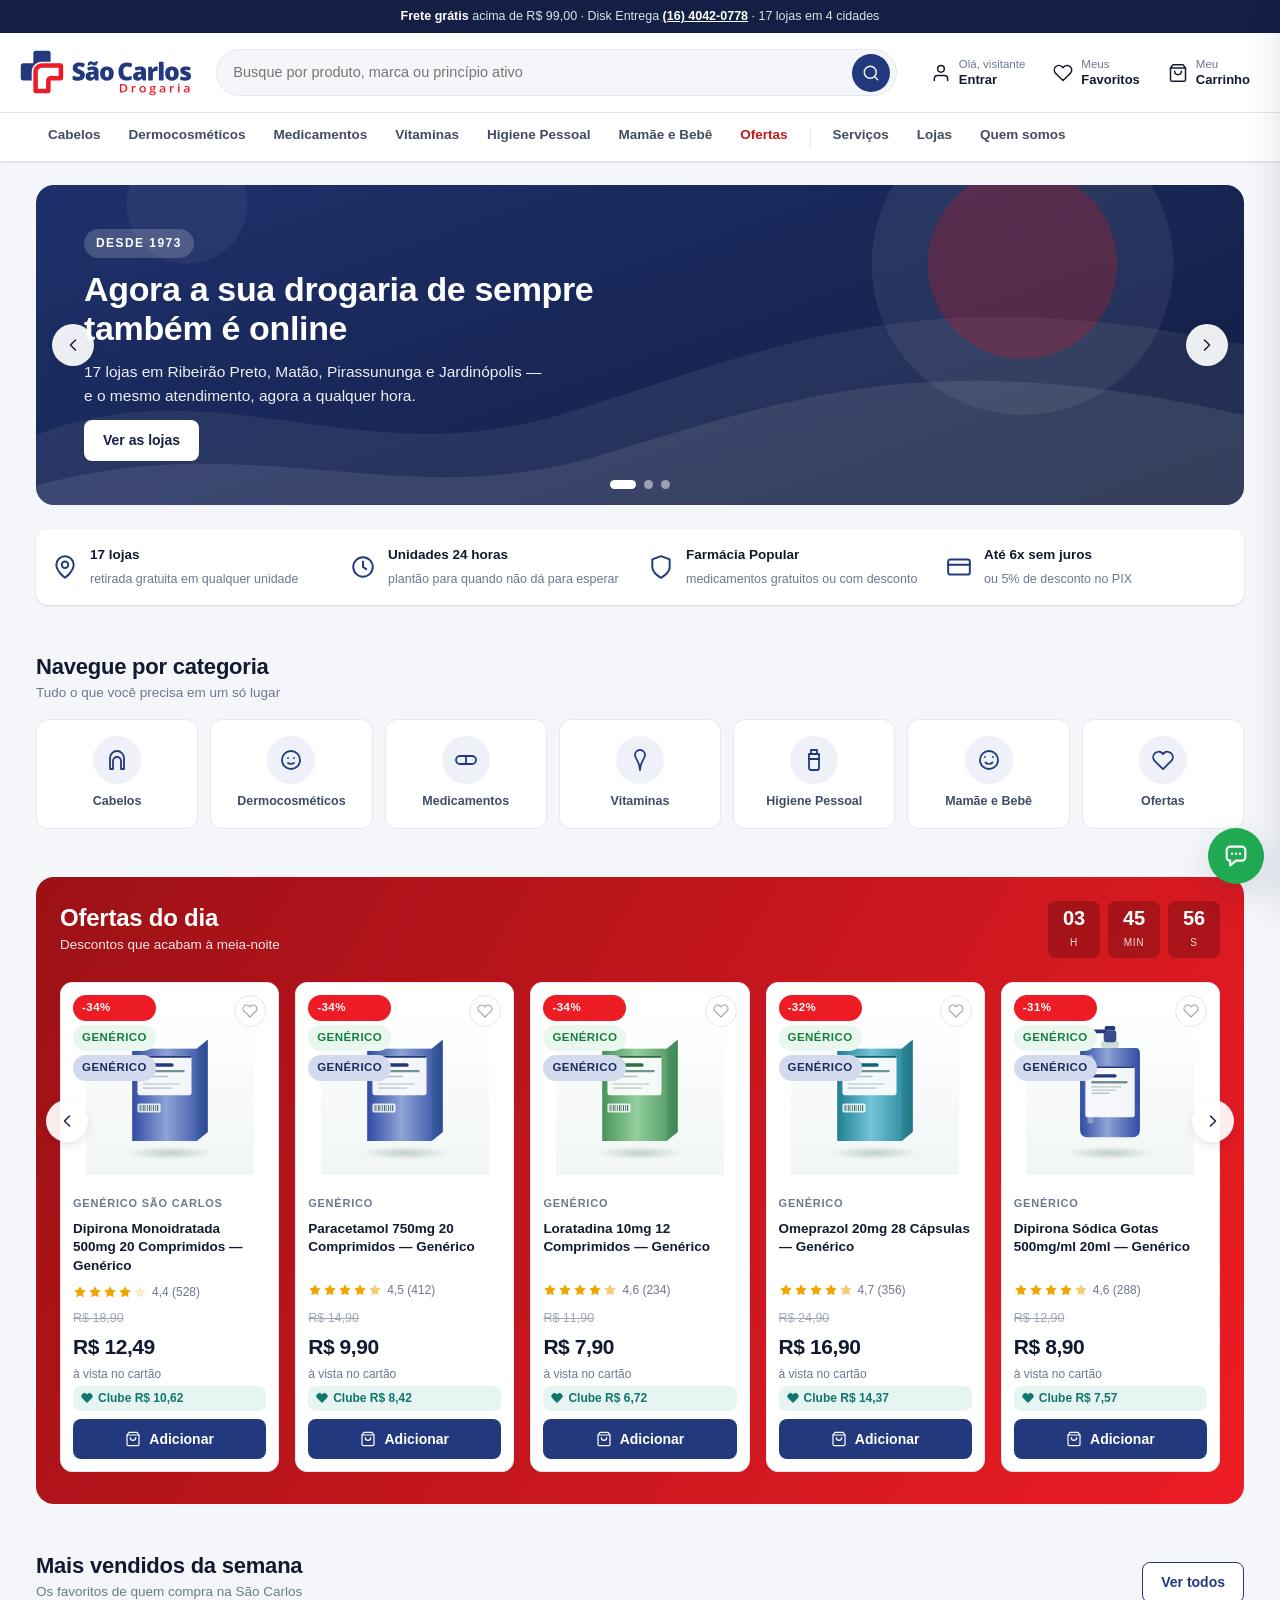
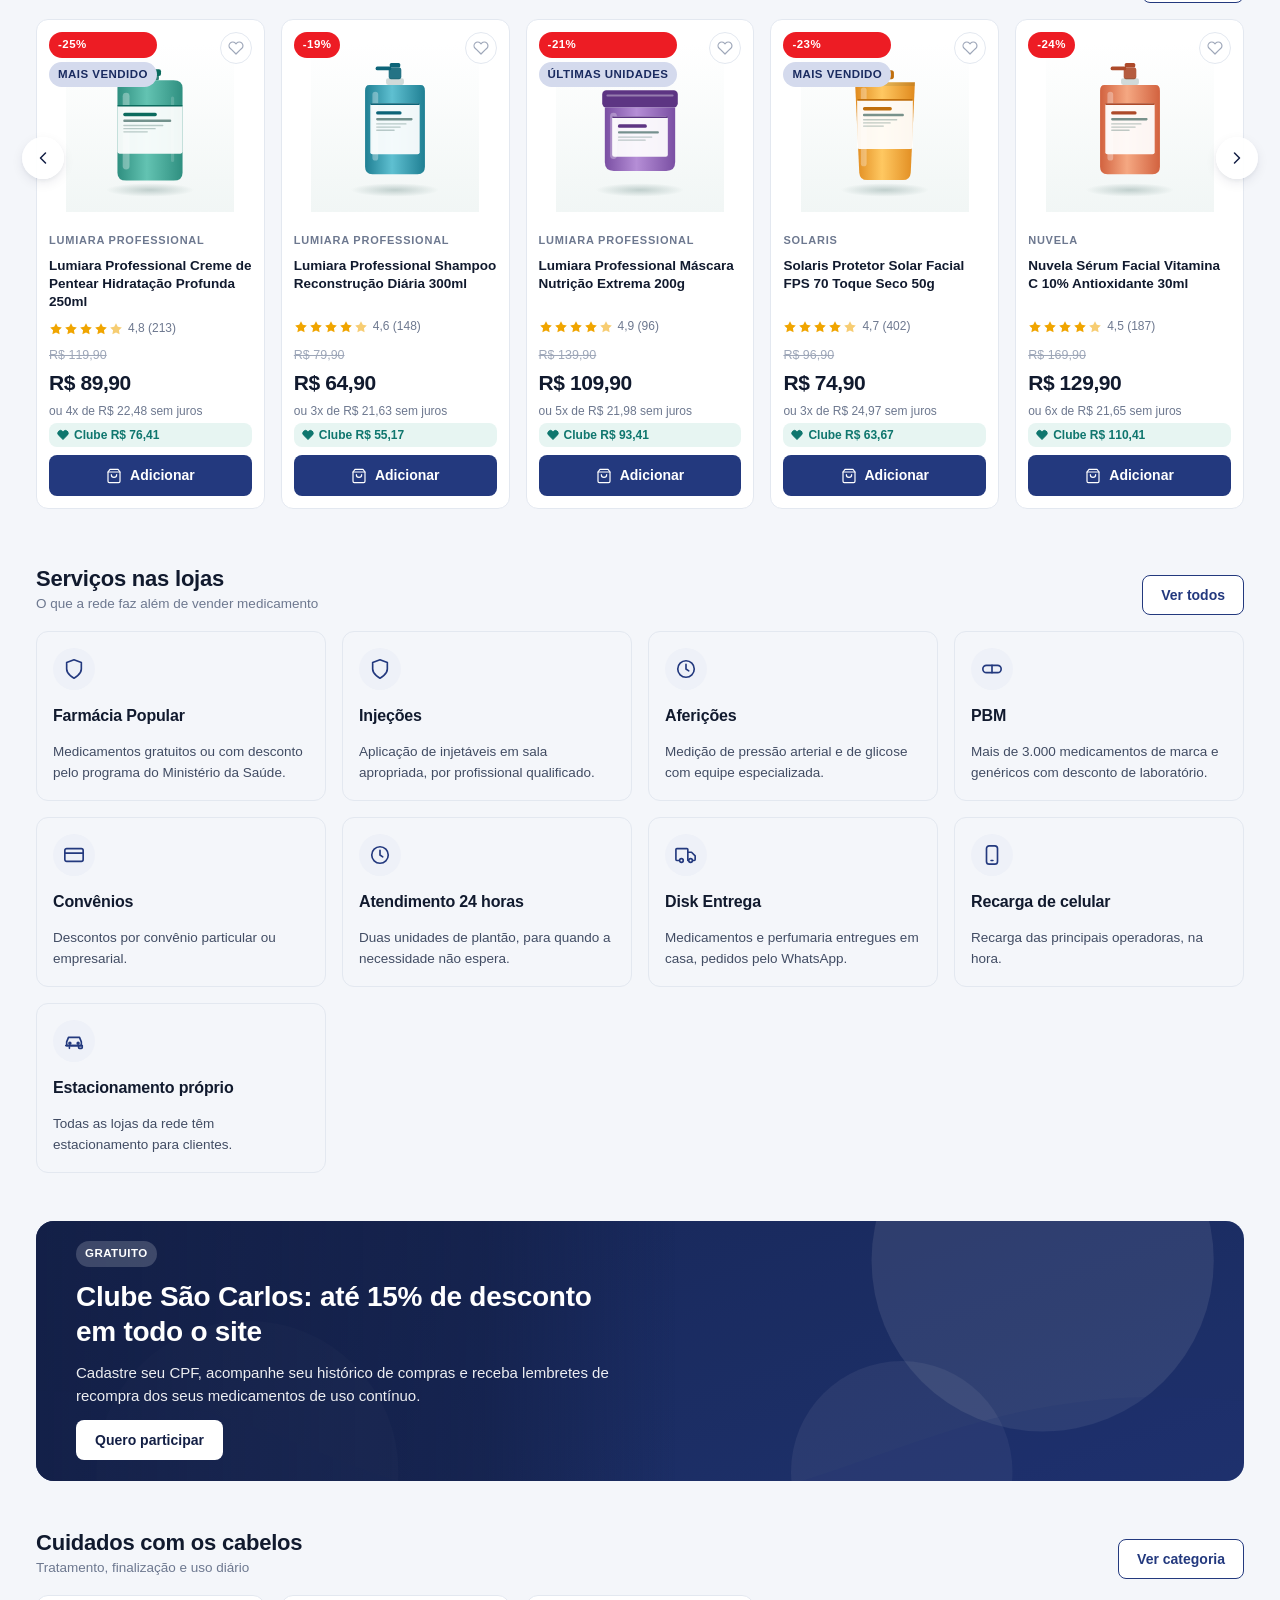
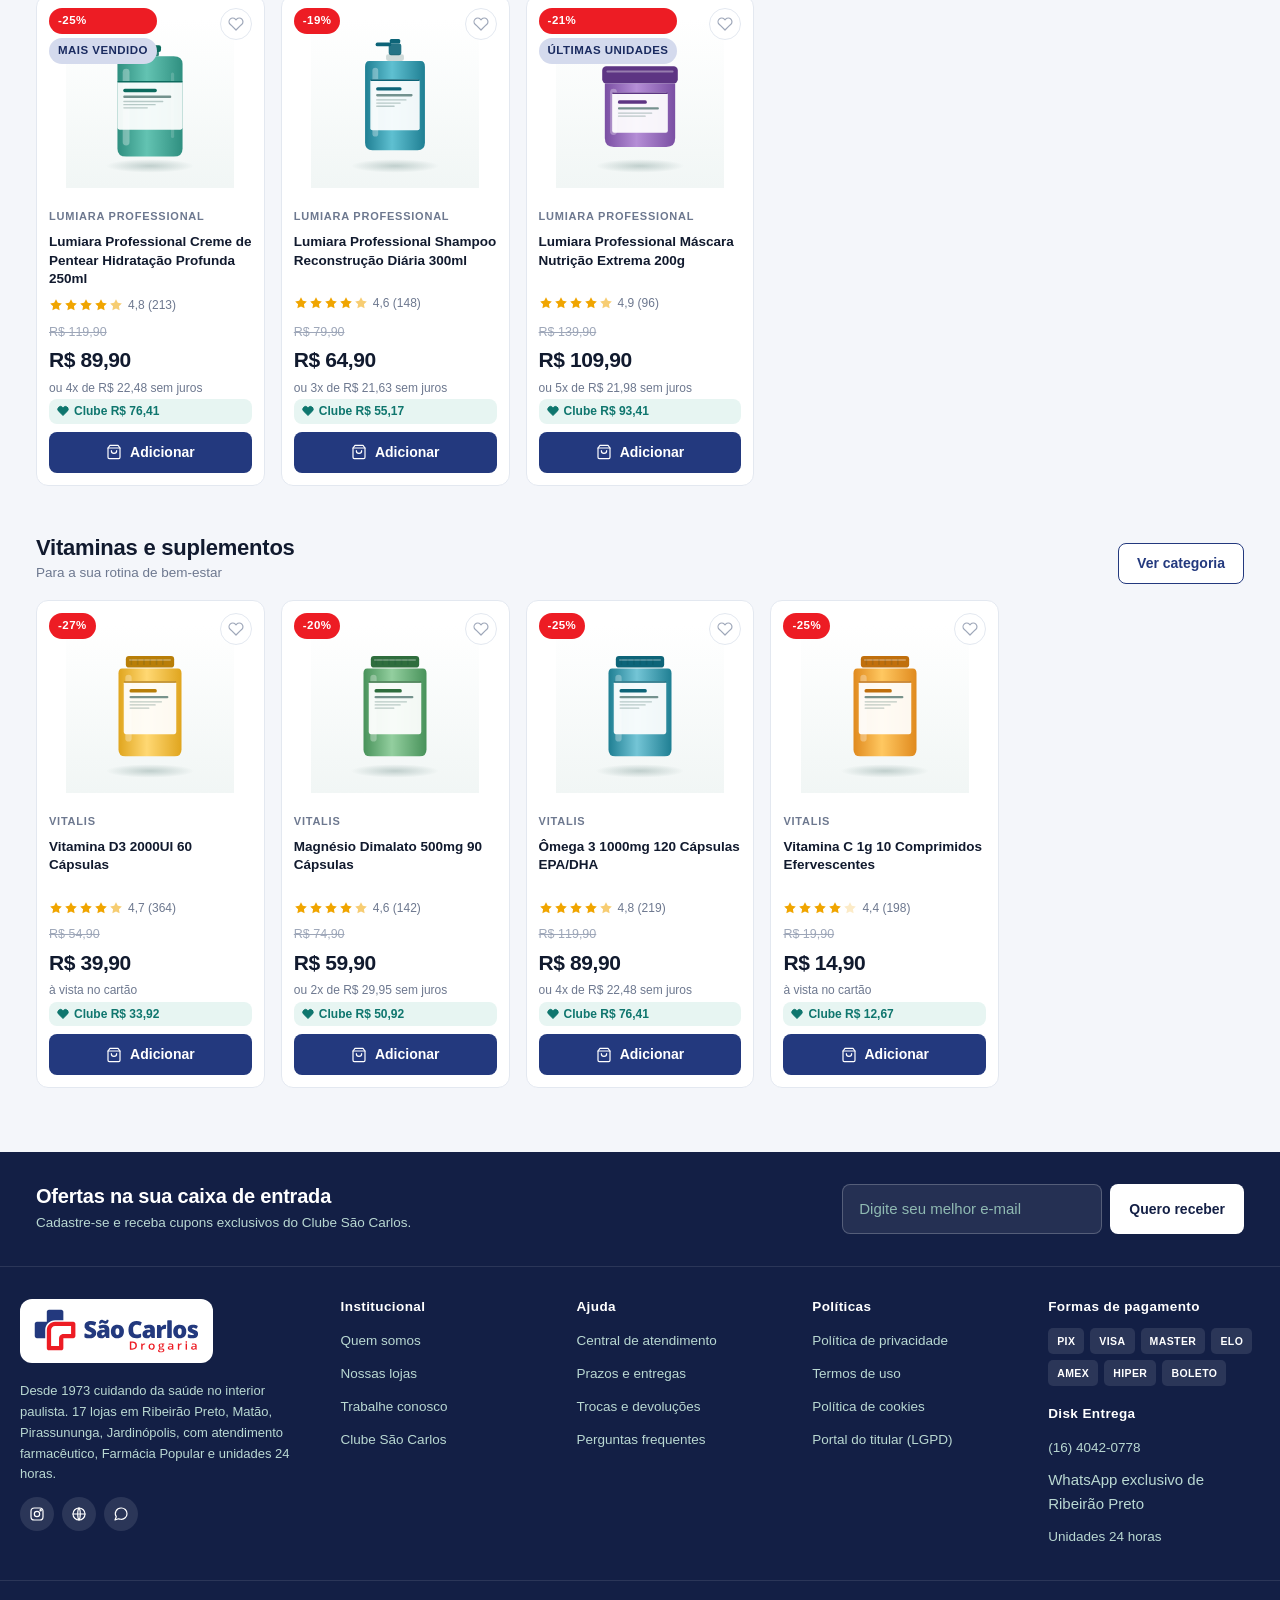
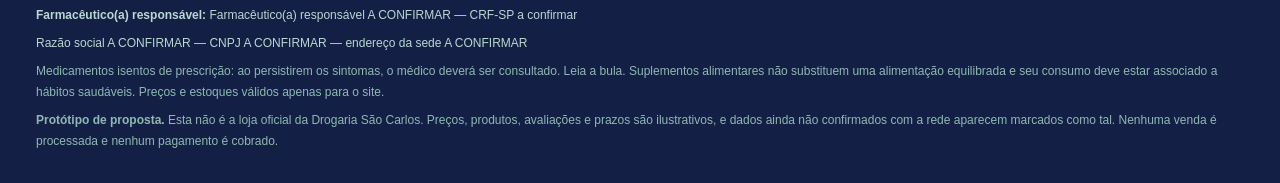
<file: index.html>
<!DOCTYPE html>
<html lang="pt-BR">
<head>
<meta charset="utf-8">
<meta name="viewport" content="width=device-width, initial-scale=1">
<title>Drogaria São Carlos — Medicamentos, dermocosméticos e cuidado diário</title>
<meta name="description" content="Farmácia online com medicamentos, genéricos, dermocosméticos, vitaminas e higiene pessoal. Frete grátis acima de R$ 99 e entrega expressa em até 2 horas.">
<meta name="theme-color" content="#0f766e">
<link rel="icon" href="assets/img/favicon.svg" type="image/svg+xml">
<link rel="stylesheet" href="assets/css/estilos.css">
<meta property="og:type" content="website">
<meta property="og:title" content="Drogaria São Carlos">
<meta property="og:description" content="Medicamentos, dermocosméticos e cuidado diário com entrega para todo o Brasil.">
<meta property="og:image" content="assets/img/banner-1.svg">
</head>
<body>
<a class="pular-para-conteudo" href="#conteudo">Pular para o conteúdo principal</a>
<header id="cabecalho"></header>
<main id="conteudo"></main>
<div id="rodape"></div>
<script src="assets/js/dados.js"></script>
<script src="assets/js/api.js"></script>
<script src="assets/js/loja.js"></script>
<script src="assets/js/animacoes.js"></script>
<script src="assets/js/home.js"></script>
</body>
</html>
</file>
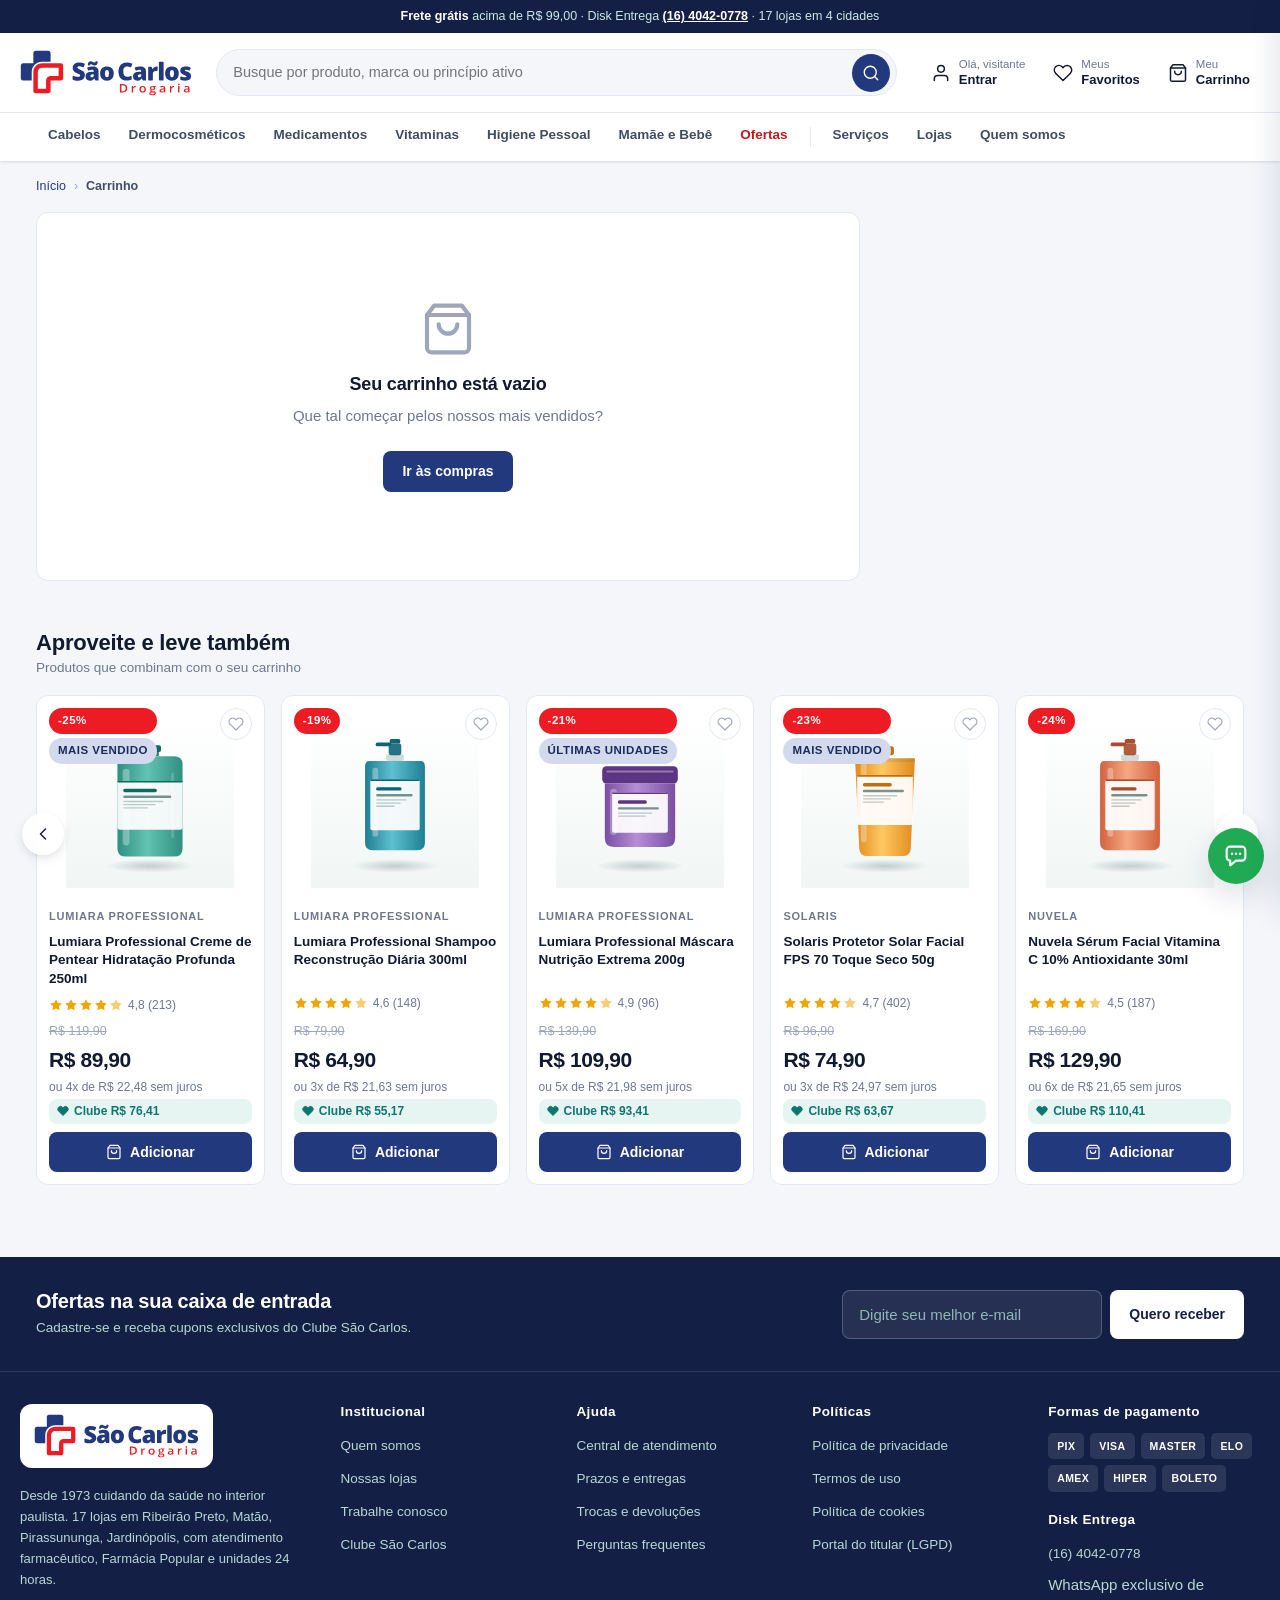
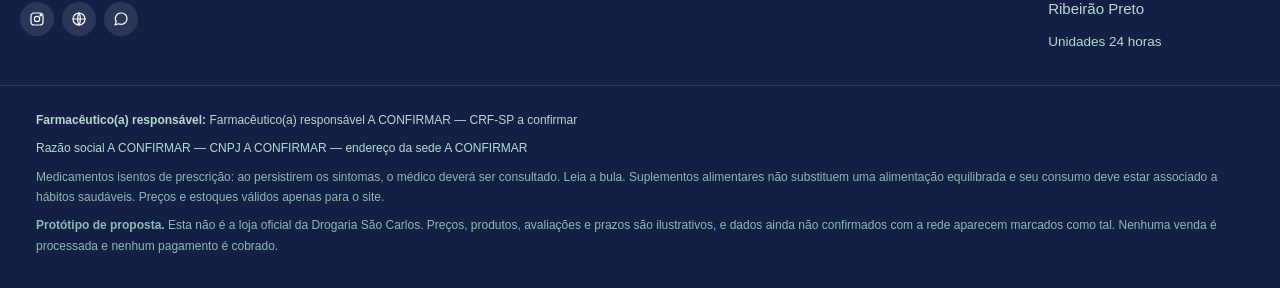
<file: carrinho.html>
<!DOCTYPE html>
<html lang="pt-BR">
<head>
<meta charset="utf-8">
<meta name="viewport" content="width=device-width, initial-scale=1">
<title>Carrinho — Drogaria São Carlos</title>
<meta name="description" content="Revise os itens do seu carrinho, aplique cupons, calcule o frete e finalize seu pedido.">
<meta name="theme-color" content="#0f766e">
<meta name="robots" content="noindex">
<link rel="icon" href="assets/img/favicon.svg" type="image/svg+xml">
<link rel="stylesheet" href="assets/css/estilos.css">
</head>
<body>
<a class="pular-para-conteudo" href="#conteudo">Pular para o conteúdo principal</a>
<header id="cabecalho"></header>
<div id="trilha"></div>
<main id="conteudo"></main>
<div id="rodape"></div>
<script src="assets/js/dados.js"></script>
<script src="assets/js/api.js"></script>
<script src="assets/js/loja.js"></script>
<script src="assets/js/animacoes.js"></script>
<script src="assets/js/carrinho.js"></script>
</body>
</html>
</file>
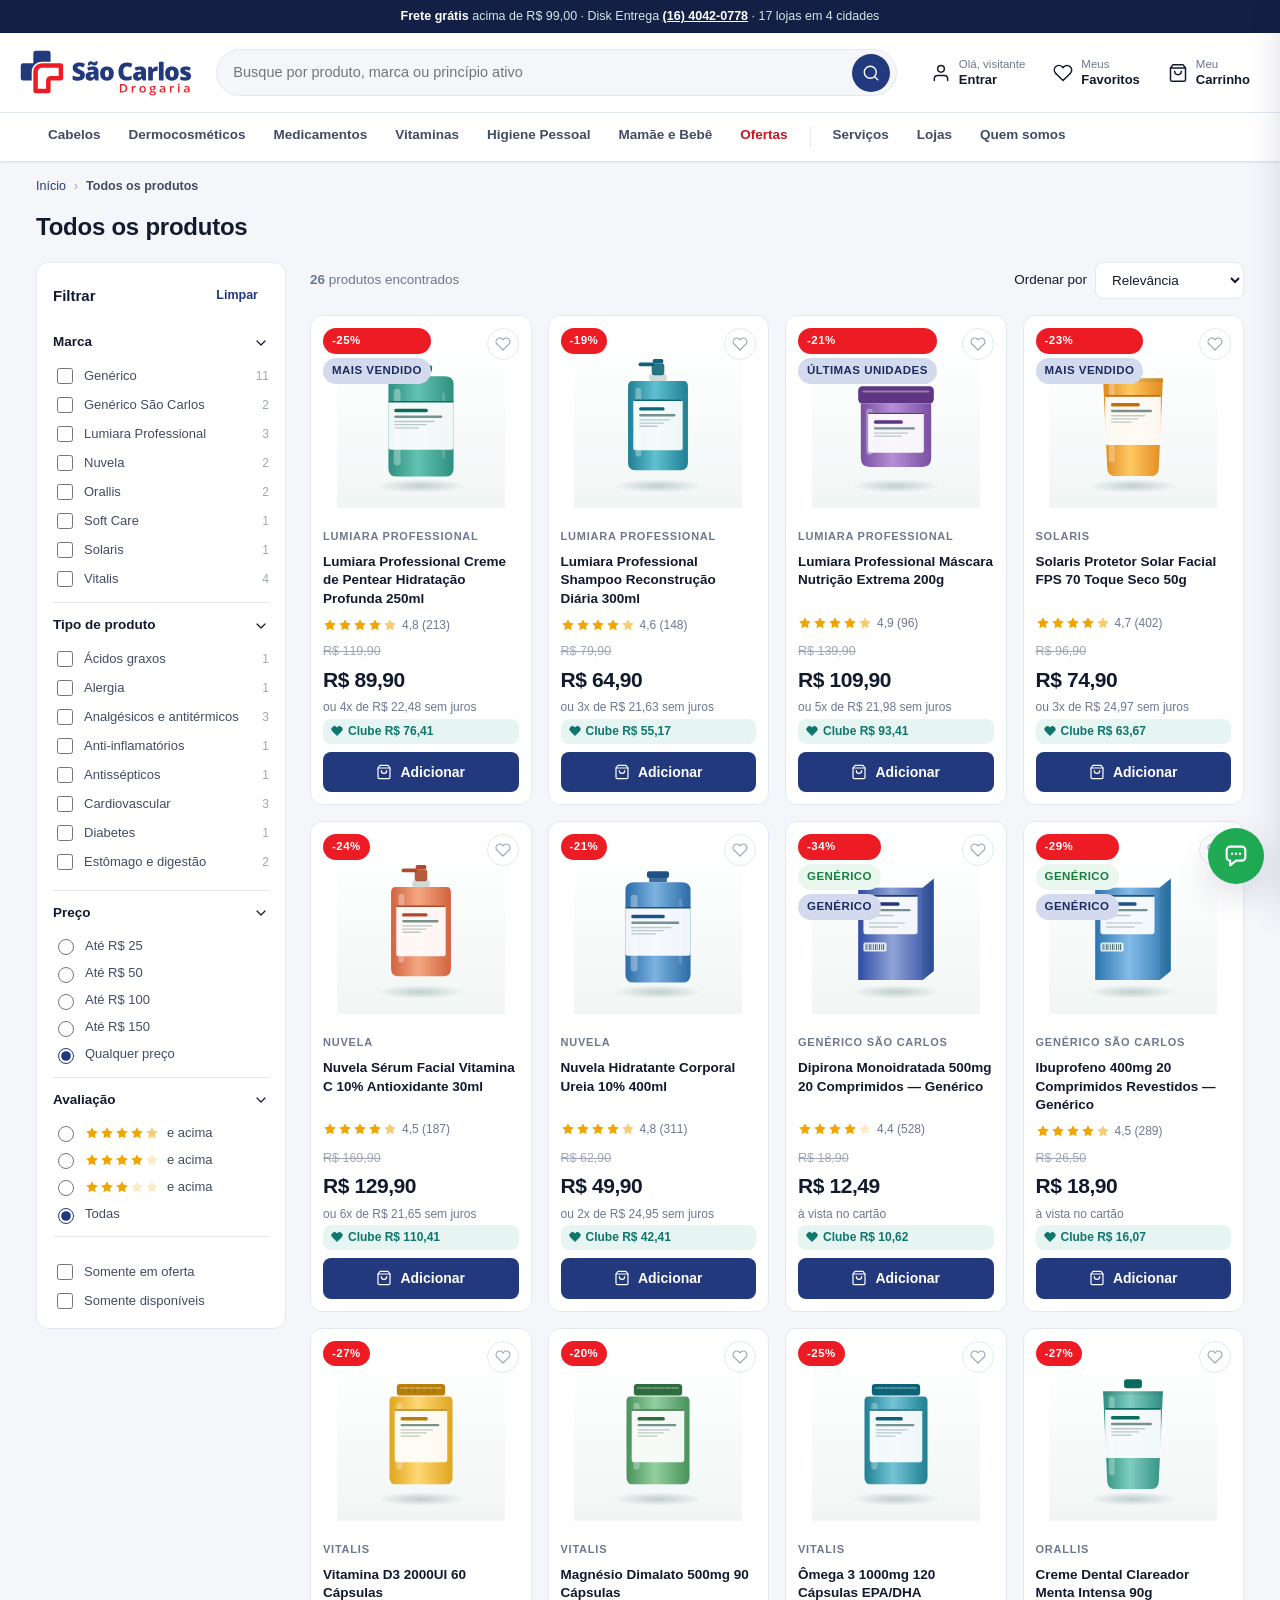
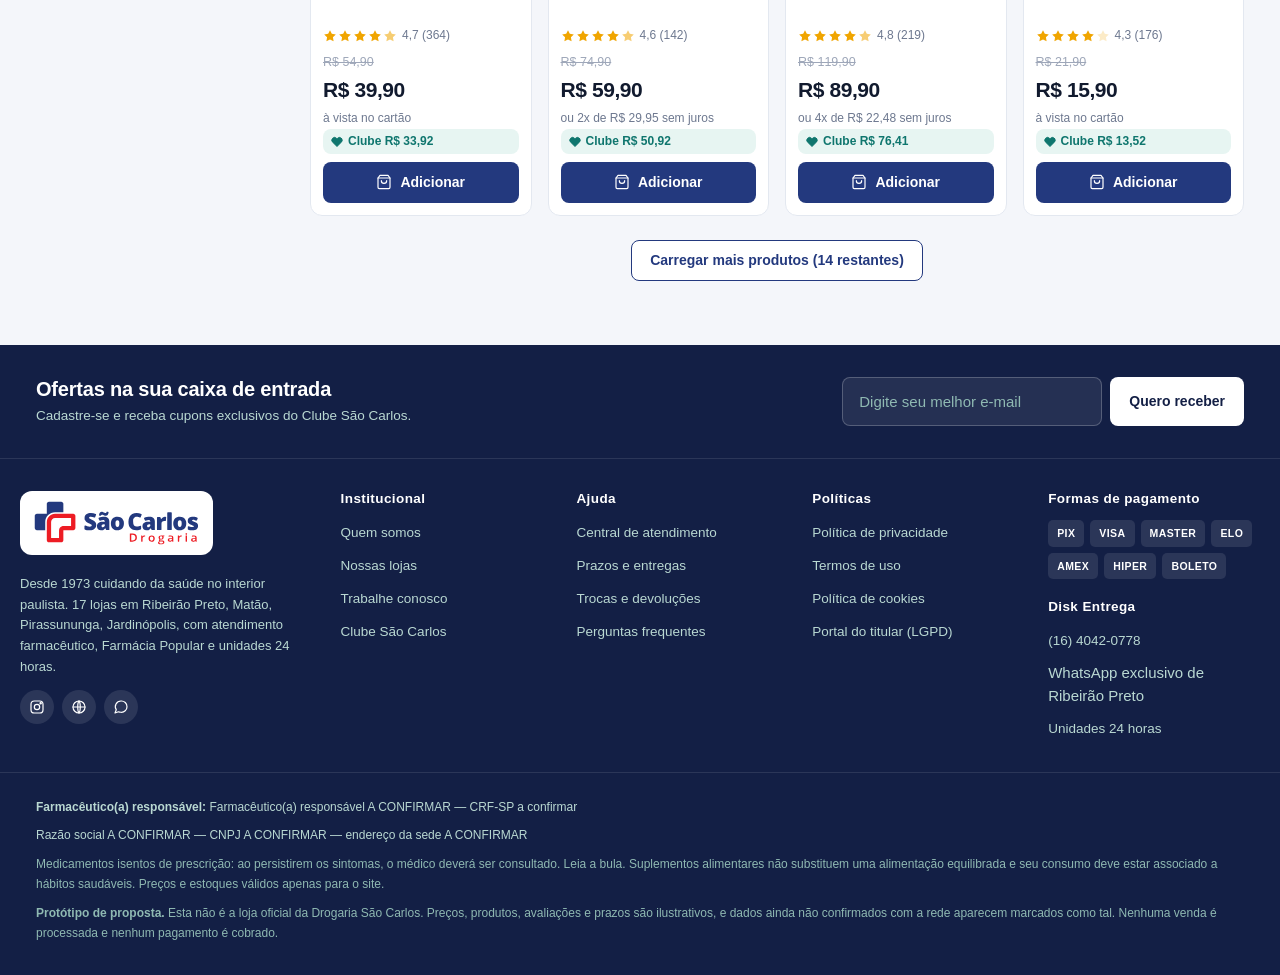
<file: categoria.html>
<!DOCTYPE html>
<html lang="pt-BR">
<head>
<meta charset="utf-8">
<meta name="viewport" content="width=device-width, initial-scale=1">
<title>Produtos — Drogaria São Carlos</title>
<meta name="description" content="Encontre medicamentos, dermocosméticos, vitaminas e itens de higiene com filtros por marca, preço e avaliação.">
<meta name="theme-color" content="#0f766e">
<link rel="icon" href="assets/img/favicon.svg" type="image/svg+xml">
<link rel="stylesheet" href="assets/css/estilos.css">
</head>
<body>
<a class="pular-para-conteudo" href="#conteudo">Pular para o conteúdo principal</a>
<header id="cabecalho"></header>
<div id="trilha"></div>
<main id="conteudo"></main>
<div id="rodape"></div>
<script src="assets/js/dados.js"></script>
<script src="assets/js/api.js"></script>
<script src="assets/js/loja.js"></script>
<script src="assets/js/animacoes.js"></script>
<script src="assets/js/categoria.js"></script>
</body>
</html>
</file>
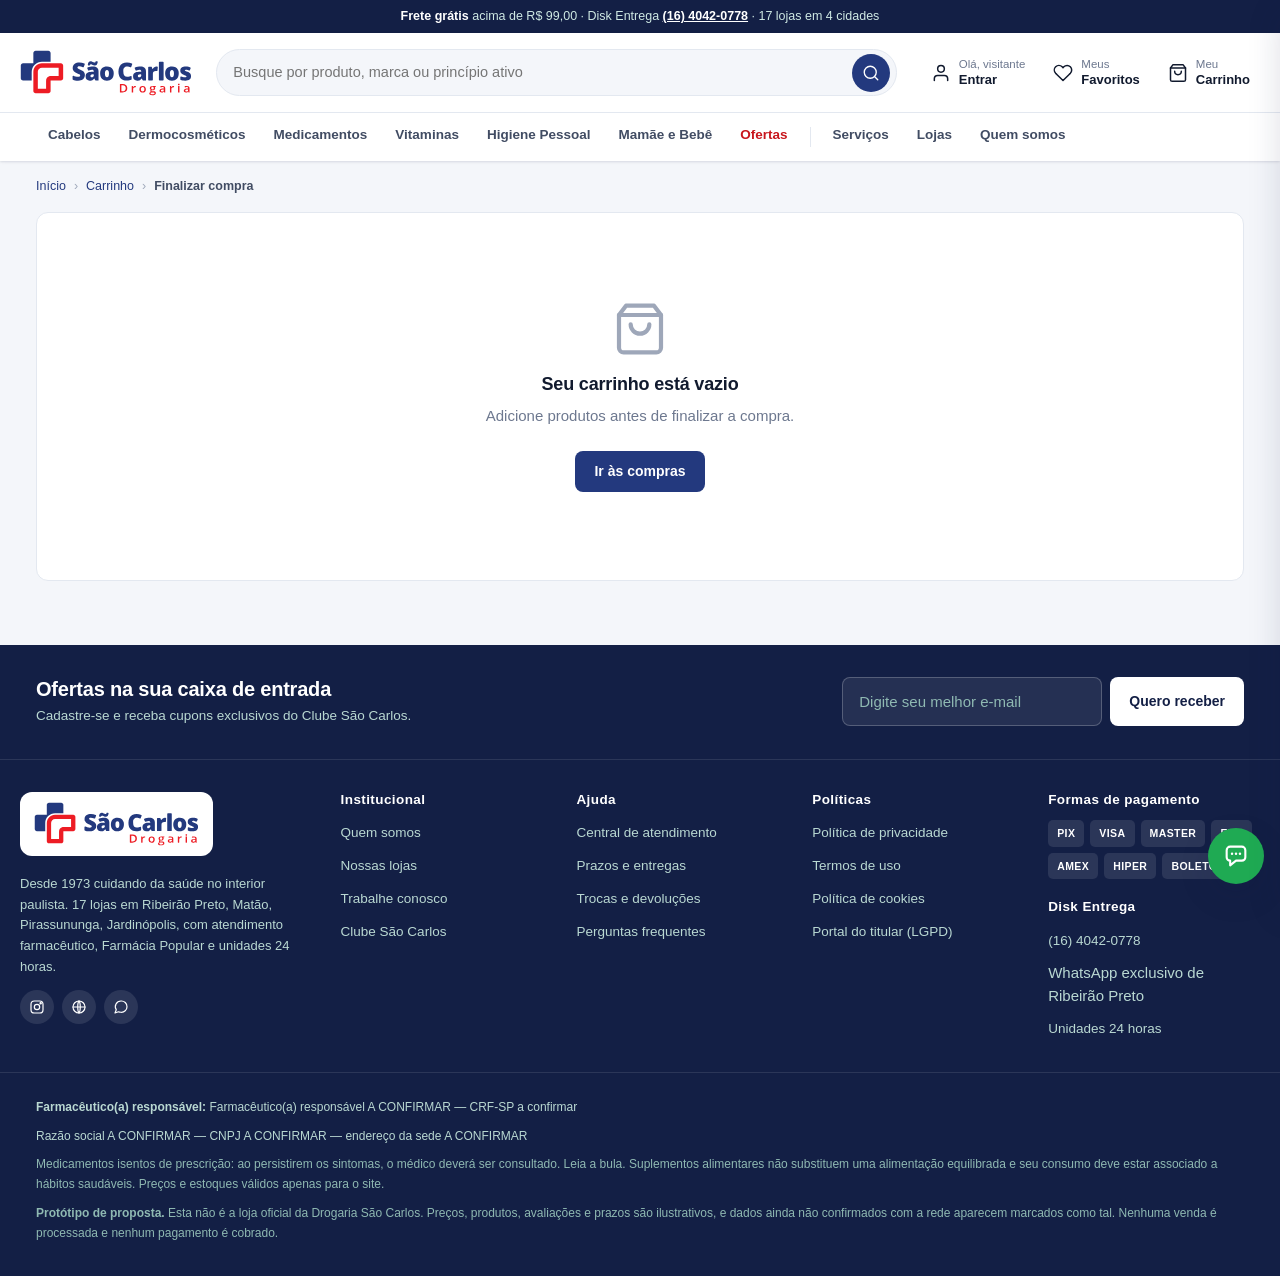
<file: checkout.html>
<!DOCTYPE html>
<html lang="pt-BR">
<head>
<meta charset="utf-8">
<meta name="viewport" content="width=device-width, initial-scale=1">
<title>Finalizar compra — Drogaria São Carlos</title>
<meta name="description" content="Finalize seu pedido com entrega e pagamento.">
<meta name="theme-color" content="#0f766e">
<meta name="robots" content="noindex">
<link rel="icon" href="assets/img/favicon.svg" type="image/svg+xml">
<link rel="stylesheet" href="assets/css/estilos.css">
</head>
<body>
<a class="pular-para-conteudo" href="#conteudo">Pular para o conteúdo principal</a>
<header id="cabecalho"></header>
<div id="trilha"></div>
<main id="conteudo"></main>
<div id="rodape"></div>
<script src="assets/js/dados.js"></script>
<script src="assets/js/api.js"></script>
<script src="assets/js/loja.js"></script>
<script src="assets/js/animacoes.js"></script>
<script src="assets/js/checkout.js"></script>
</body>
</html>
</file>
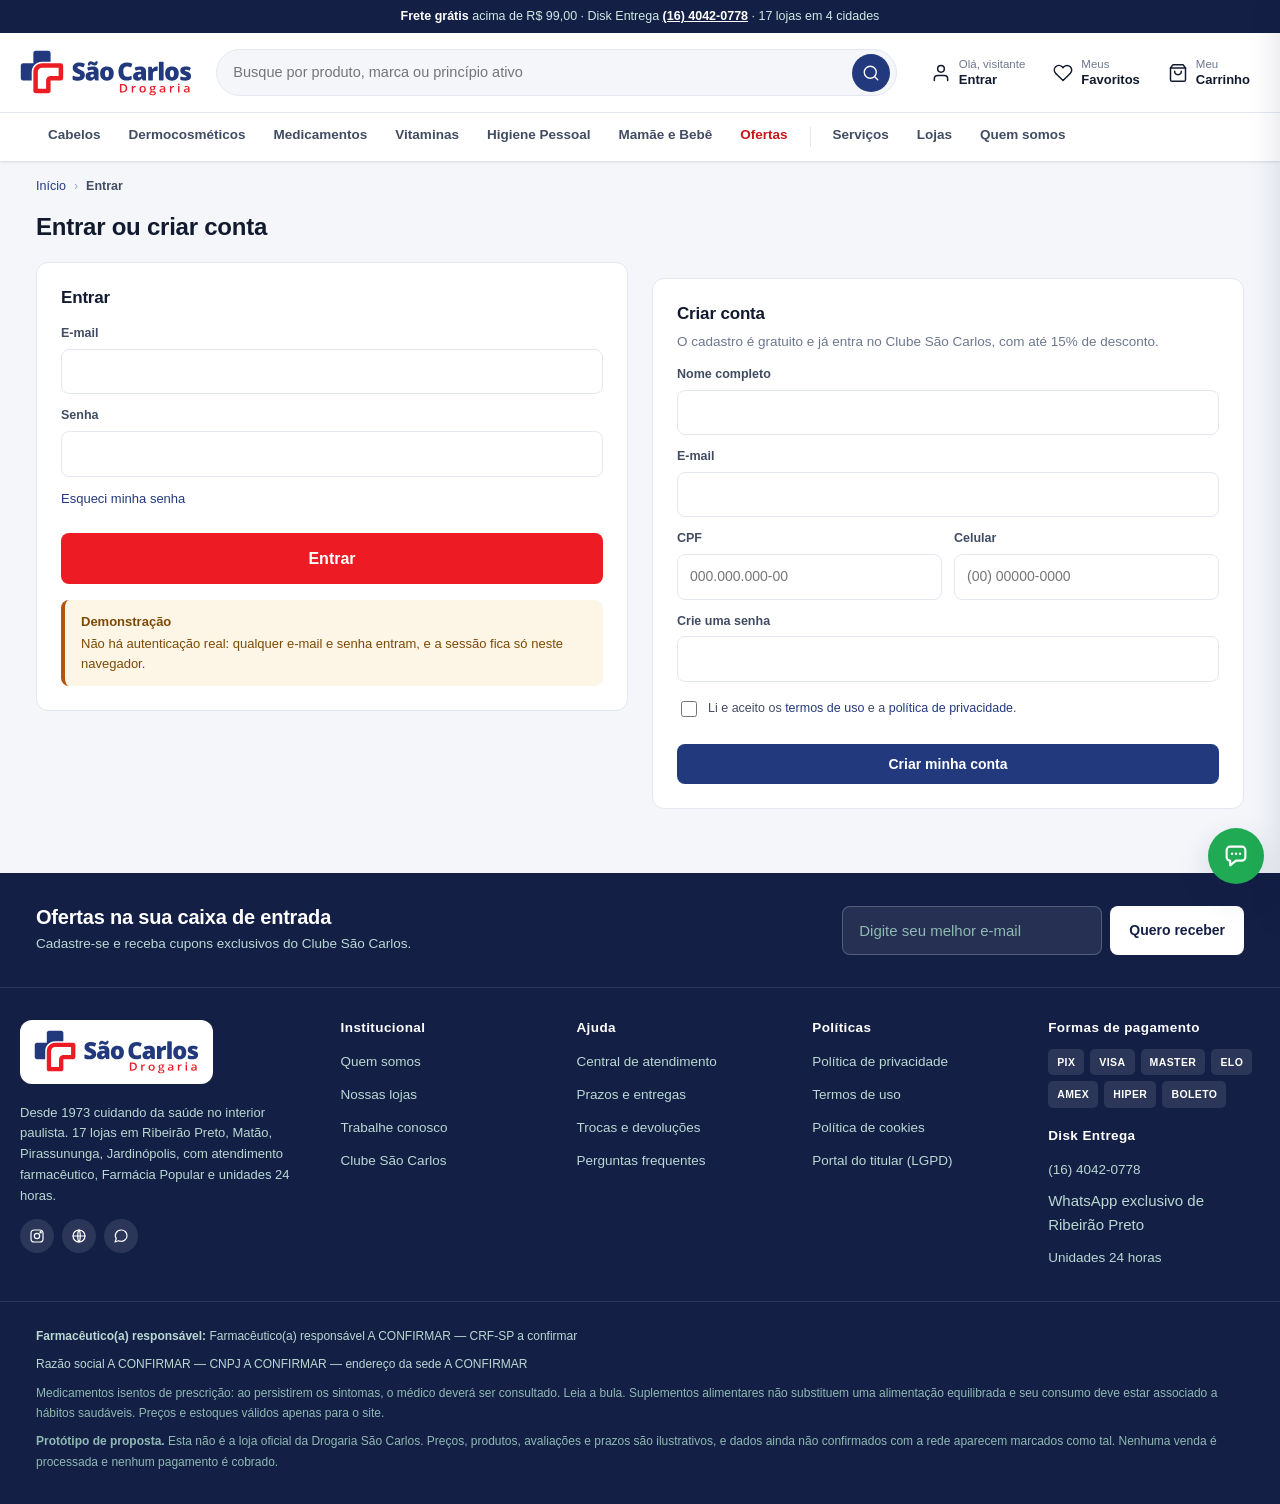
<file: conta.html>
<!DOCTYPE html>
<html lang="pt-BR">
<head>
<meta charset="utf-8">
<meta name="viewport" content="width=device-width, initial-scale=1">
<title>Minha conta — Drogaria São Carlos</title>
<meta name="description" content="Acesse seus pedidos, dados, endereços e o Clube São Carlos.">
<meta name="theme-color" content="#0f766e">
<meta name="robots" content="noindex">
<link rel="icon" href="assets/img/favicon.svg" type="image/svg+xml">
<link rel="stylesheet" href="assets/css/estilos.css">
</head>
<body>
<a class="pular-para-conteudo" href="#conteudo">Pular para o conteúdo principal</a>
<header id="cabecalho"></header>
<div id="trilha"></div>
<main id="conteudo"></main>
<div id="rodape"></div>
<script src="assets/js/dados.js"></script>
<script src="assets/js/api.js"></script>
<script src="assets/js/loja.js"></script>
<script src="assets/js/animacoes.js"></script>
<script src="assets/js/conta.js"></script>
</body>
</html>
</file>
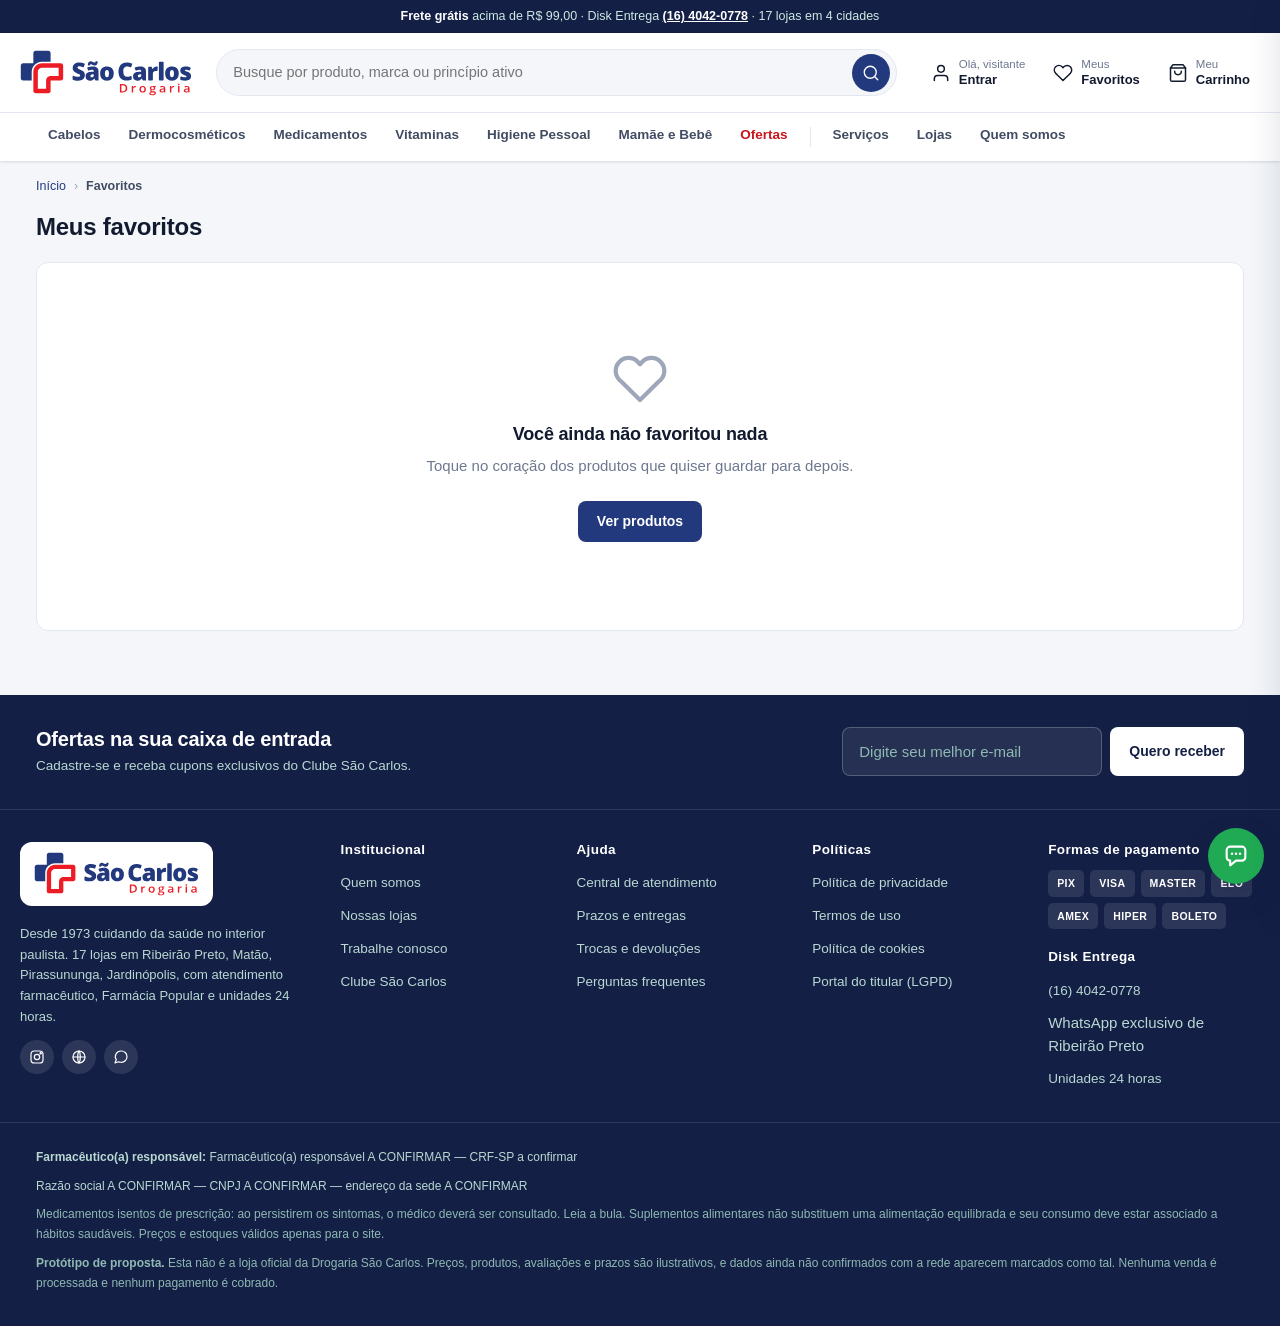
<file: favoritos.html>
<!DOCTYPE html>
<html lang="pt-BR">
<head>
<meta charset="utf-8">
<meta name="viewport" content="width=device-width, initial-scale=1">
<title>Favoritos — Drogaria São Carlos</title>
<meta name="description" content="Os produtos que você salvou para depois.">
<meta name="theme-color" content="#0f766e">
<meta name="robots" content="noindex">
<link rel="icon" href="assets/img/favicon.svg" type="image/svg+xml">
<link rel="stylesheet" href="assets/css/estilos.css">
</head>
<body>
<a class="pular-para-conteudo" href="#conteudo">Pular para o conteúdo principal</a>
<header id="cabecalho"></header>
<div id="trilha"></div>
<main id="conteudo"></main>
<div id="rodape"></div>
<script src="assets/js/dados.js"></script>
<script src="assets/js/api.js"></script>
<script src="assets/js/loja.js"></script>
<script src="assets/js/animacoes.js"></script>
<script src="assets/js/favoritos.js"></script>
</body>
</html>
</file>
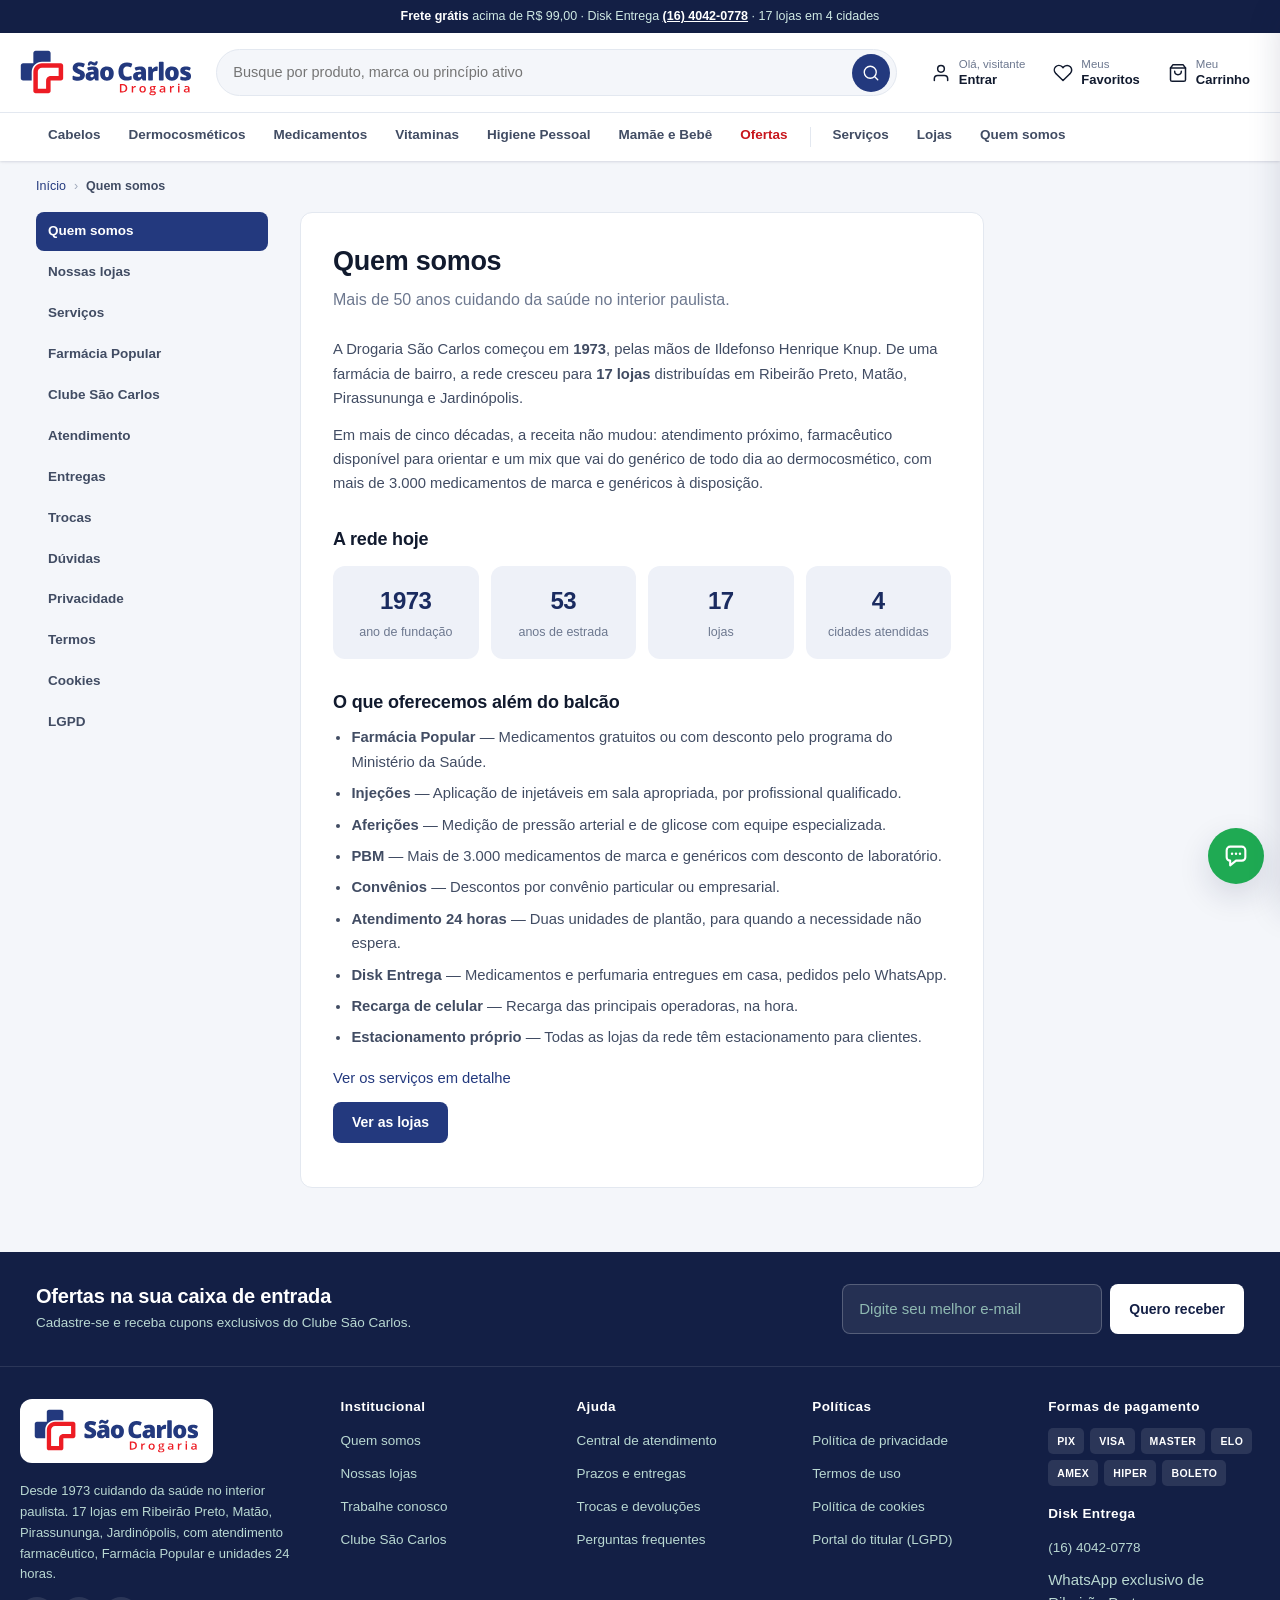
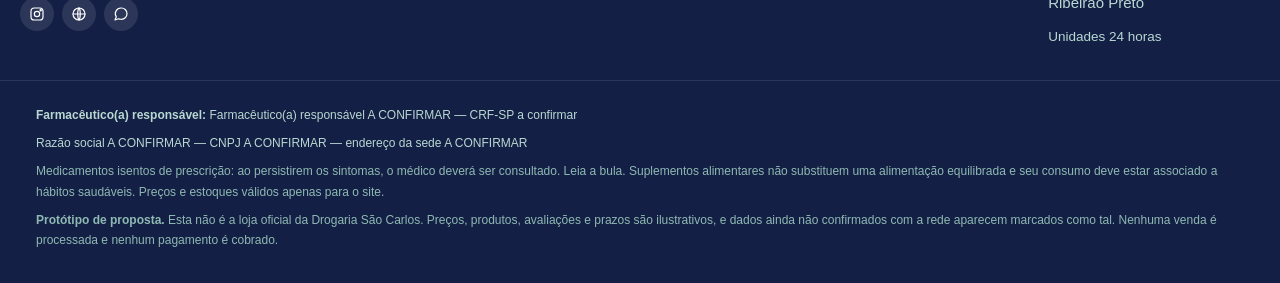
<file: institucional.html>
<!DOCTYPE html>
<html lang="pt-BR">
<head>
<meta charset="utf-8">
<meta name="viewport" content="width=device-width, initial-scale=1">
<title>Institucional — Drogaria São Carlos</title>
<meta name="description" content="Quem somos, nossas lojas, prazos de entrega, trocas, privacidade e termos de uso da Drogaria São Carlos.">
<meta name="theme-color" content="#0f766e">
<link rel="icon" href="assets/img/favicon.svg" type="image/svg+xml">
<link rel="stylesheet" href="assets/css/estilos.css">
</head>
<body>
<a class="pular-para-conteudo" href="#conteudo">Pular para o conteúdo principal</a>
<header id="cabecalho"></header>
<div id="trilha"></div>
<main id="conteudo"></main>
<div id="rodape"></div>
<script src="assets/js/dados.js"></script>
<script src="assets/js/api.js"></script>
<script src="assets/js/loja.js"></script>
<script src="assets/js/animacoes.js"></script>
<script src="assets/js/institucional.js"></script>
</body>
</html>
</file>
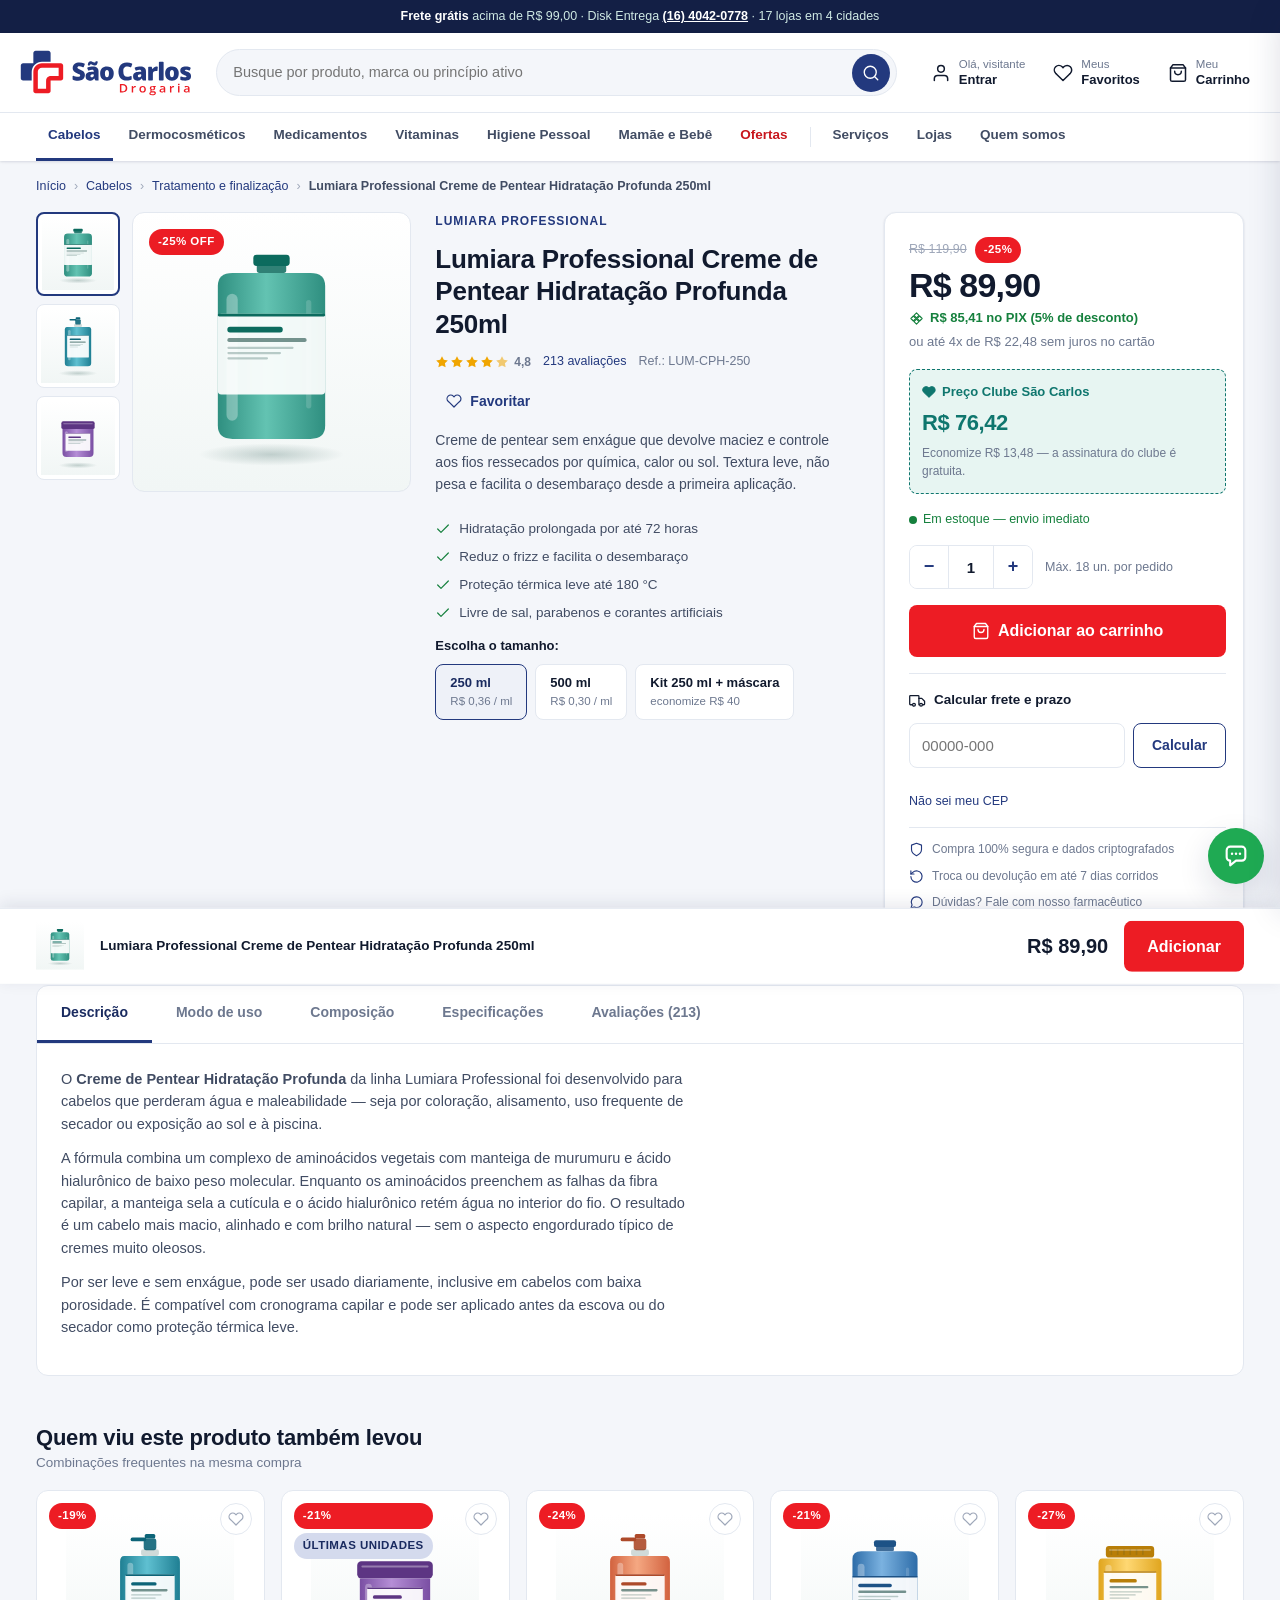
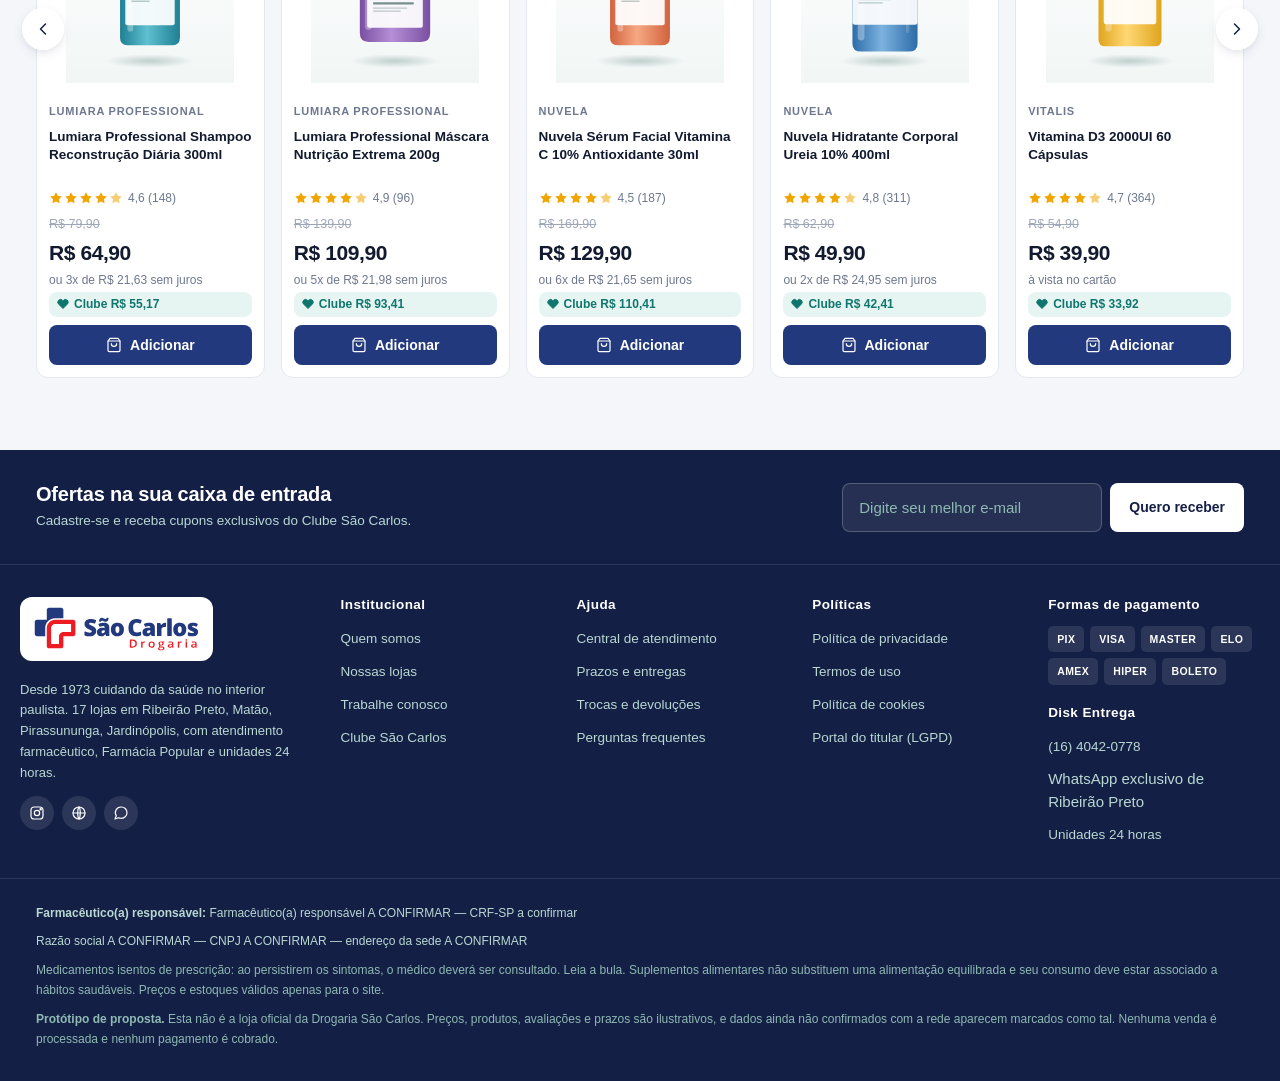
<file: produto.html>
<!DOCTYPE html>
<html lang="pt-BR">
<head>
<meta charset="utf-8">
<meta name="viewport" content="width=device-width, initial-scale=1">
<title>Produto — Drogaria São Carlos</title>
<meta name="description" content="Detalhes do produto, composição, modo de uso, avaliações de clientes e cálculo de frete.">
<meta name="theme-color" content="#0f766e">
<link rel="icon" href="assets/img/favicon.svg" type="image/svg+xml">
<link rel="stylesheet" href="assets/css/estilos.css">
</head>
<body>
<a class="pular-para-conteudo" href="#conteudo">Pular para o conteúdo principal</a>
<header id="cabecalho"></header>
<div id="trilha"></div>
<main id="conteudo"></main>
<div id="rodape"></div>
<script src="assets/js/dados.js"></script>
<script src="assets/js/api.js"></script>
<script src="assets/js/loja.js"></script>
<script src="assets/js/animacoes.js"></script>
<script src="assets/js/produto.js"></script>
</body>
</html>
</file>
<file: assets/css/estilos.css>
/* =========================================================================
   Drogaria Bem Viver — folha de estilos
   ========================================================================= */

/* ------------------------------------------------------------ tokens */
:root {
  /* ---------------------------------------------------------------------
     Identidade da rede. Trocar este bloco reveste o site inteiro: todos os
     componentes referenciam estas variáveis, nenhuma cor é escrita solta.
     --marca-*  azul institucional   --oferta-*  vermelho de ofertas
     --------------------------------------------------------------------- */
  /* azul #23397e e vermelho #ed1c24 são as cores da logomarca; as demais
     variações foram derivadas delas para dar contraste de texto e estado */
  --marca-900: #131f45;
  --marca-800: #1a2b60;
  --marca-700: #23397e;
  --marca-600: #2f4ba3;
  --marca-100: #d4daed;
  --marca-50:  #eef1f8;

  --oferta-700: #9c1116;
  --oferta-600: #c8161d;
  --oferta-500: #ed1c24;
  --oferta-50:  #fdecec;

  --clube-700: #0f766e;
  --clube-50:  #e7f5f2;

  --tinta-900: #111a2e;
  --tinta-700: #414c63;
  --tinta-500: #6d788f;
  --tinta-300: #9ea7b9;

  --linha: #e3e8f0;
  --fundo: #f4f6fa;
  --papel: #ffffff;

  --ok-600: #15803d;
  --ok-50:  #eaf7ee;
  --alerta-600: #b45309;
  --alerta-50:  #fdf5e6;
  --erro-600: #b91c1c;
  --erro-50: #fdecec;

  --r-sm: 8px;
  --r-md: 12px;
  --r-lg: 18px;
  --r-full: 999px;

  --s1: 4px;  --s2: 8px;  --s3: 12px; --s4: 16px;
  --s5: 24px; --s6: 32px; --s7: 48px; --s8: 64px;

  --sombra-1: 0 1px 2px rgba(19, 31, 69, .06), 0 1px 3px rgba(19, 31, 69, .08);
  --sombra-2: 0 4px 12px rgba(19, 31, 69, .08), 0 2px 4px rgba(19, 31, 69, .05);
  --sombra-3: 0 12px 32px rgba(19, 31, 69, .14);

  /* ---------------------------------------------------------------------
     Movimento. Durações curtas e saída desacelerada: a interface responde
     rápido ao toque e acomoda devagar. Só transform e opacity são animados,
     que o navegador resolve na GPU sem recalcular layout.
     --------------------------------------------------------------------- */
  --mov-rapido: 140ms;
  --mov-medio: 260ms;
  --mov-lento: 420ms;
  --mov-saida: cubic-bezier(.22, .81, .3, 1);
  --mov-entrada: cubic-bezier(.4, 0, .2, 1);
  --mov-elastico: cubic-bezier(.34, 1.56, .64, 1);

  --largura: 1240px;
  --fonte: "Segoe UI", Roboto, -apple-system, BlinkMacSystemFont, "Helvetica Neue", Arial, sans-serif;
}

/* ------------------------------------------------------------ base */
*, *::before, *::after { box-sizing: border-box; }

html { scroll-behavior: smooth; }

/* Com o cabeçalho preso no topo, rolar até uma âncora ou até um elemento
   focado levava o alvo para trás dele.

   A reserva usa --topo-cheio, a altura do cabeçalho EXPANDIDO, não a corrente:
   pular para uma âncora rola para cima, o que reexpande o cabeçalho logo
   depois da rolagem terminar; reservar a altura compacta deixaria o alvo
   coberto. Vale também para focáveis, que o teclado percorre. */
[id], a, button, input, select, textarea, summary, [tabindex] {
  scroll-margin-top: calc(var(--topo-cheio, 128px) + var(--s4));
}

body {
  margin: 0;
  font-family: var(--fonte);
  font-size: 15px;
  line-height: 1.55;
  color: var(--tinta-900);
  background: var(--fundo);
  -webkit-font-smoothing: antialiased;
}

img, svg { max-width: 100%; display: block; }
button, input, select, textarea { font: inherit; color: inherit; }
a { color: var(--marca-700); text-decoration: none; }
a:hover { text-decoration: underline; }

h1, h2, h3, h4 { margin: 0; line-height: 1.25; font-weight: 700; letter-spacing: -.01em; }
p { margin: 0 0 var(--s3); }
ul { margin: 0; padding-left: 1.15rem; }

:focus-visible {
  outline: 3px solid var(--marca-600);
  outline-offset: 2px;
  border-radius: var(--r-sm);
}

.container { width: 100%; max-width: var(--largura); margin: 0 auto; padding: 0 var(--s4); }

.oculto { display: none !important; }

/* o atributo hidden perde para qualquer regra de display do autor (display:grid
   num cartão, por exemplo); esta linha faz o atributo valer em todo o site */
[hidden] { display: none !important; }

.so-leitor {
  position: absolute; width: 1px; height: 1px; padding: 0; margin: -1px;
  overflow: hidden; clip: rect(0 0 0 0); white-space: nowrap; border: 0;
}

.pular-para-conteudo {
  position: absolute; left: var(--s4); top: -80px; z-index: 200;
  background: var(--marca-700); color: #fff; padding: var(--s3) var(--s4);
  border-radius: var(--r-sm); transition: top .18s;
}
.pular-para-conteudo:focus { top: var(--s3); }

/* ------------------------------------------------------------ botões */
.btn {
  display: inline-flex; align-items: center; justify-content: center; gap: var(--s2);
  border: 1px solid transparent; border-radius: var(--r-sm);
  padding: 11px 18px; font-weight: 700; font-size: 14px;
  cursor: pointer; background: none; transition: background .15s, border-color .15s, color .15s, transform .08s;
  text-decoration: none; line-height: 1.2;
}
.btn:hover { text-decoration: none; }
.btn:active { transform: translateY(1px); }
.btn[disabled] { opacity: .5; cursor: not-allowed; }

.btn--principal { background: var(--marca-700); color: #fff; }
.btn--principal:hover { background: var(--marca-800); }

.btn--compra { background: var(--oferta-500); color: #fff; font-size: 16px; padding: 15px 22px; }
.btn--compra:hover { background: var(--oferta-600); }

.btn--contorno { border-color: var(--marca-700); color: var(--marca-700); background: var(--papel); }
.btn--contorno:hover { background: var(--marca-50); }

.btn--neutro { border-color: var(--linha); color: var(--tinta-700); background: var(--papel); }
.btn--neutro:hover { background: var(--fundo); }

.btn--fantasma { color: var(--marca-700); padding: 8px 10px; }
.btn--fantasma:hover { background: var(--marca-50); }

.btn--bloco { width: 100%; }

.selo {
  display: inline-flex; align-items: center; gap: 5px;
  font-size: 11.5px; font-weight: 800; letter-spacing: .04em; text-transform: uppercase;
  padding: 4px 9px; border-radius: var(--r-full);
}
.selo--oferta { background: var(--oferta-500); color: #fff; }
.selo--clube  { background: var(--clube-50); color: var(--clube-700); }
.selo--generico { background: var(--ok-50); color: var(--ok-600); }
.selo--novo { background: var(--marca-100); color: var(--marca-800); }
.selo--esgotado { background: #eceeed; color: var(--tinta-500); }
.selo--receita { background: var(--alerta-50); color: var(--alerta-600); }
.selo--popular { background: var(--ok-50); color: var(--ok-600); }

.caixa-receita {
  border: 1px solid var(--alerta-600); background: var(--alerta-50);
  border-radius: var(--r-sm); padding: var(--s3) var(--s4); display: grid; gap: 6px;
}
.caixa-receita b { display: flex; align-items: center; gap: 6px; font-size: 13.5px; color: #7c4a06; }
.caixa-receita p { margin: 0; font-size: 13px; color: #7c4a06; }
.caixa-receita .popular-nota {
  display: flex; align-items: flex-start; gap: 6px; color: var(--ok-600);
  border-top: 1px solid rgba(124, 74, 6, .18); padding-top: 6px; margin-top: 2px;
}
.caixa-receita .popular-nota svg { flex: none; margin-top: 2px; }

/* ------------------------------------------------------------ cabeçalho */
.barra-aviso {
  background: var(--marca-900); color: #cfe9e4;
  font-size: 12.5px; text-align: center; padding: 7px var(--s4);
}
.barra-aviso strong { color: #fff; }

/* Quem gruda é o #cabecalho, não o .cabecalho de dentro.
   `position: sticky` prende o elemento à caixa do PAI: com o sticky no filho,
   o pai media só a própria altura e, passados esses ~160px de rolagem, levava
   o cabeçalho embora junto. No #cabecalho o pai é o <body>, que acompanha a
   página inteira. A barra de aviso fica fora dele, para subir e sumir. */
#cabecalho {
  position: sticky; top: 0; z-index: 60;
}

.cabecalho {
  background: var(--papel); box-shadow: var(--sombra-1);
}

.cabecalho__topo {
  display: grid; grid-template-columns: auto 1fr auto;
  align-items: center; gap: var(--s5); padding: var(--s4) 0;
  transition: padding .2s ease;
}
/* a altura manda; a largura sai do viewBox do próprio SVG, então qualquer
   proporção de logomarca encaixa sem distorcer */
.cabecalho__logo img { height: 46px; width: auto; max-width: 280px; transition: height .2s ease; }

/* Estado compacto: ao rolar para baixo o cabeçalho encolhe e esconde a régua de
   categorias, devolvendo altura à página. Rolar para cima restaura tudo. */
.cabecalho--compacto .cabecalho__topo { padding: var(--s2) 0; }
.cabecalho--compacto .cabecalho__logo img { height: 34px; }
.cabecalho--compacto .menu { display: none; }
.cabecalho--compacto .busca input { padding: 8px 0; }
.cabecalho--compacto .busca__botao { width: 32px; height: 32px; }

.menu-hamburguer {
  display: none; border: 0; background: none; cursor: pointer;
  padding: 8px; border-radius: var(--r-sm); color: var(--tinta-900);
}
.menu-hamburguer:hover { background: var(--marca-50); }

.busca { position: relative; }
.busca__campo {
  display: flex; align-items: center; background: var(--fundo);
  border: 1.5px solid var(--linha); border-radius: var(--r-full); padding: 0 6px 0 var(--s4);
  transition: border-color .15s, background .15s;
}
.busca__campo:focus-within { border-color: var(--marca-600); background: var(--papel); }
.busca input {
  flex: 1; border: 0; background: none; padding: 11px 0; outline: none; font-size: 14.5px;
}
.busca__botao {
  border: 0; background: var(--marca-700); color: #fff; width: 38px; height: 38px;
  border-radius: 50%; display: grid; place-items: center; cursor: pointer;
}
.busca__botao:hover { background: var(--marca-800); }

.busca__sugestoes {
  position: absolute; top: calc(100% + 6px); left: 0; right: 0; z-index: 70;
  background: var(--papel); border: 1px solid var(--linha); border-radius: var(--r-md);
  box-shadow: var(--sombra-3); overflow: hidden; max-height: 380px; overflow-y: auto;
}
.busca__sugestao {
  display: flex; align-items: center; gap: var(--s3); padding: var(--s2) var(--s3);
  width: 100%; border: 0; background: none; text-align: left; cursor: pointer; border-bottom: 1px solid var(--fundo);
}
.busca__sugestao:hover, .busca__sugestao[aria-selected="true"] { background: var(--marca-50); }
.busca__sugestao img { width: 40px; height: 40px; object-fit: contain; }
.busca__sugestao b { display: block; font-size: 13.5px; font-weight: 600; }
.busca__sugestao span { font-size: 12.5px; color: var(--marca-700); font-weight: 700; }

.acoes { display: flex; align-items: center; gap: var(--s2); }
.acao {
  display: flex; align-items: center; gap: var(--s2); padding: 8px 10px;
  border: 0; background: none; border-radius: var(--r-sm); cursor: pointer;
  color: var(--tinta-900); font-size: 13px; position: relative;
}
.acao:hover { background: var(--marca-50); text-decoration: none; }
.acao__texto { display: flex; flex-direction: column; line-height: 1.2; text-align: left; }
.acao__texto small { color: var(--tinta-500); font-size: 11.5px; }
.acao__texto b { font-size: 13px; }
/* o badge é ancorado pela direita, dentro do próprio ícone: ancorado pela
   esquerda ele crescia para fora do botão com 2 dígitos e criava rolagem
   horizontal na página inteira no mobile */
.acao__icone { position: relative; display: grid; place-items: center; }
.acao__contador {
  position: absolute; top: -7px; right: -9px;
  background: var(--oferta-500); color: #fff; font-size: 10.5px; font-weight: 800;
  min-width: 18px; height: 18px; border-radius: var(--r-full);
  display: grid; place-items: center; padding: 0 5px; line-height: 1;
}

.menu { border-top: 1px solid var(--linha); }
.menu__lista {
  display: flex; align-items: center; gap: var(--s1); list-style: none;
  margin: 0; padding: 0; overflow-x: auto; scrollbar-width: none;
}
.menu__lista::-webkit-scrollbar { display: none; }
.menu__lista a {
  display: block; padding: 12px var(--s3); font-size: 13.5px; font-weight: 600;
  color: var(--tinta-700); white-space: nowrap; border-bottom: 3px solid transparent;
}
.menu__lista a:hover { color: var(--marca-700); border-bottom-color: var(--marca-600); text-decoration: none; }
.menu__lista a.ativo { color: var(--marca-700); border-bottom-color: var(--marca-700); }
.menu__lista .destaque { color: var(--oferta-600); }


/* ------------------------------------------------------------ vantagens */
.vantagens {
  display: grid; grid-template-columns: repeat(4, 1fr); gap: var(--s4);
  background: var(--papel); border-radius: var(--r-md); padding: var(--s4);
  box-shadow: var(--sombra-1); margin: var(--s5) 0;
}
.vantagem { display: flex; align-items: center; gap: var(--s3); }
.vantagem svg { flex: none; color: var(--marca-700); }
.vantagem b { display: block; font-size: 13.5px; }
.vantagem span { font-size: 12.5px; color: var(--tinta-500); }

/* ------------------------------------------------------------ carrossel de banners */
.vitrine-banner { position: relative; border-radius: var(--r-lg); overflow: hidden; margin-top: var(--s5); }
.vitrine-banner__trilho { display: flex; transition: transform .45s cubic-bezier(.4,0,.2,1); }
.vitrine-banner__item { min-width: 100%; position: relative; }
.vitrine-banner__item img { width: 100%; height: 320px; object-fit: cover; }
.vitrine-banner__texto {
  position: absolute; inset: 0; display: flex; flex-direction: column; justify-content: center;
  gap: var(--s3); padding: var(--s7); color: #fff; max-width: 620px;
}
.vitrine-banner__texto span {
  font-size: 12px; font-weight: 800; letter-spacing: .12em; text-transform: uppercase;
  background: rgba(255,255,255,.18); padding: 5px 12px; border-radius: var(--r-full); align-self: flex-start;
}
.vitrine-banner__texto h2 { font-size: 34px; line-height: 1.15; }
.vitrine-banner__texto p { font-size: 15.5px; opacity: .92; margin: 0; max-width: 460px; }
.vitrine-banner__texto .btn { align-self: flex-start; background: #fff; color: var(--marca-900); }
.vitrine-banner__texto .btn:hover { background: #f0f0f0; }

.carrossel-seta {
  position: absolute; top: 50%; transform: translateY(-50%);
  width: 42px; height: 42px; border-radius: 50%; border: 0;
  background: rgba(255,255,255,.92); color: var(--marca-900);
  display: grid; place-items: center; cursor: pointer; box-shadow: var(--sombra-2); z-index: 2;
}
.carrossel-seta:hover { background: #fff; }
.carrossel-seta--ant { left: var(--s4); }
.carrossel-seta--prox { right: var(--s4); }
.prateleira .carrossel-seta { top: 118px; transform: none; }
.prateleira .carrossel-seta--ant { left: -14px; }
.prateleira .carrossel-seta--prox { right: -14px; }

.vitrine-banner__pontos {
  position: absolute; bottom: var(--s4); left: 50%; transform: translateX(-50%);
  display: flex; gap: var(--s2); z-index: 2;
}
.vitrine-banner__pontos button {
  width: 9px; height: 9px; border-radius: 50%; border: 0; cursor: pointer;
  background: rgba(255,255,255,.5); padding: 0;
}
.vitrine-banner__pontos button[aria-current="true"] { background: #fff; width: 26px; border-radius: var(--r-full); }

/* ------------------------------------------------------------ seções */
.secao { margin: var(--s7) 0; }
.secao__cabecalho {
  display: flex; align-items: flex-end; justify-content: space-between;
  gap: var(--s4); margin-bottom: var(--s4);
}
.secao__cabecalho h2 { font-size: 22px; }
.secao__cabecalho p { margin: 2px 0 0; color: var(--tinta-500); font-size: 13.5px; }

.categorias { display: grid; grid-template-columns: repeat(7, 1fr); gap: var(--s3); }
.categoria-atalho {
  background: var(--papel); border: 1px solid var(--linha); border-radius: var(--r-md);
  padding: var(--s4) var(--s2); text-align: center; display: grid; gap: var(--s2);
  justify-items: center; font-size: 12.5px; font-weight: 600; color: var(--tinta-700);
  transition: border-color .15s, transform .15s, box-shadow .15s;
}
.categoria-atalho:hover {
  border-color: var(--marca-600); transform: translateY(-2px);
  box-shadow: var(--sombra-2); text-decoration: none; color: var(--marca-800);
}
.categoria-atalho__icone {
  width: 48px; height: 48px; border-radius: 50%; background: var(--marca-50);
  display: grid; place-items: center; color: var(--marca-700);
}

/* ------------------------------------------------------------ cartão de produto */
.prateleira { position: relative; }
.prateleira__trilho {
  display: grid; grid-auto-flow: column; grid-auto-columns: calc((100% - 4 * var(--s4)) / 5);
  gap: var(--s4); overflow-x: auto; scroll-behavior: smooth;
  scroll-snap-type: x mandatory; padding-bottom: var(--s2); scrollbar-width: thin;
}
.prateleira__trilho > * { scroll-snap-align: start; }

.grade-produtos {
  display: grid; grid-template-columns: repeat(auto-fill, minmax(212px, 1fr)); gap: var(--s4);
}

.cartao {
  background: var(--papel); border: 1px solid var(--linha); border-radius: var(--r-md);
  padding: var(--s3); display: flex; flex-direction: column; gap: var(--s2);
  position: relative; transition: box-shadow .18s, border-color .18s, transform .18s;
}
.cartao:hover { box-shadow: var(--sombra-2); border-color: var(--marca-100); transform: translateY(-2px); }

.cartao__selos { position: absolute; top: var(--s3); left: var(--s3); display: flex; flex-direction: column; gap: 4px; z-index: 2; }

.cartao__favorito {
  position: absolute; top: var(--s3); right: var(--s3); z-index: 2;
  width: 32px; height: 32px; border-radius: 50%; border: 1px solid var(--linha);
  background: var(--papel); color: var(--tinta-300); display: grid; place-items: center; cursor: pointer;
}
.cartao__favorito:hover { color: var(--oferta-500); border-color: var(--oferta-500); }
.cartao__favorito[aria-pressed="true"] { color: var(--oferta-500); border-color: var(--oferta-500); background: var(--oferta-50); }

.cartao__figura { display: block; padding: var(--s3) 0; }
.cartao__figura img { height: 168px; width: 100%; object-fit: contain; mix-blend-mode: multiply; }

.cartao__marca { font-size: 11px; font-weight: 800; letter-spacing: .07em; text-transform: uppercase; color: var(--tinta-500); }
.cartao__nome {
  font-size: 13.5px; font-weight: 600; color: var(--tinta-900); line-height: 1.35;
  display: -webkit-box; -webkit-line-clamp: 3; line-clamp: 3; -webkit-box-orient: vertical; overflow: hidden;
  min-height: 3.9em;
}
.cartao__nome:hover { color: var(--marca-700); text-decoration: none; }

.avaliacao { display: flex; align-items: center; gap: 5px; font-size: 12px; color: var(--tinta-500); }
.estrelas { display: inline-flex; gap: 1px; color: #f0a500; }
.estrelas svg { width: 14px; height: 14px; }

.cartao__precos { margin-top: auto; display: grid; gap: 2px; }
.preco-antigo { font-size: 12.5px; color: var(--tinta-300); text-decoration: line-through; }
.preco-atual { font-size: 21px; font-weight: 800; color: var(--tinta-900); letter-spacing: -.02em; }
.preco-atual small { font-size: 12.5px; font-weight: 600; color: var(--tinta-500); }
.preco-parcela { font-size: 12px; color: var(--tinta-500); }
.preco-clube {
  display: inline-flex; align-items: center; gap: 5px; font-size: 12px; font-weight: 700;
  color: var(--clube-700); background: var(--clube-50); padding: 3px 8px; border-radius: var(--r-sm);
  align-self: flex-start;
}
.economia { font-size: 12px; font-weight: 700; color: var(--ok-600); }

/* ------------------------------------------------------------ ofertas do dia */
.faixa-ofertas {
  background: linear-gradient(120deg, var(--oferta-700), var(--oferta-500));
  color: #fff; border-radius: var(--r-lg); padding: var(--s5); margin: var(--s7) 0;
}
.faixa-ofertas__topo {
  display: flex; align-items: center; justify-content: space-between; gap: var(--s4);
  flex-wrap: wrap; margin-bottom: var(--s5);
}
.faixa-ofertas h2 { font-size: 24px; }
.faixa-ofertas p { margin: 2px 0 0; opacity: .9; font-size: 13.5px; }
.cronometro { display: flex; align-items: center; gap: var(--s2); }
.cronometro__bloco {
  background: rgba(0,0,0,.22); border-radius: var(--r-sm); padding: 6px 10px;
  text-align: center; min-width: 52px;
}
.cronometro__bloco b { display: block; font-size: 20px; font-variant-numeric: tabular-nums; line-height: 1.1; }
.cronometro__bloco span { font-size: 10px; text-transform: uppercase; letter-spacing: .08em; opacity: .85; }

/* ------------------------------------------------------------ trilha / breadcrumb */
.trilha { padding: var(--s4) 0; font-size: 12.5px; color: var(--tinta-500); }
.trilha ol { list-style: none; display: flex; flex-wrap: wrap; align-items: center; gap: var(--s2); margin: 0; padding: 0; }
.trilha li::after { content: "›"; margin-left: var(--s2); color: var(--tinta-300); }
.trilha li:last-child::after { content: none; }
.trilha li[aria-current] { color: var(--tinta-700); font-weight: 600; }

/* ------------------------------------------------------------ PDP */
.pdp { display: grid; grid-template-columns: minmax(0, 1fr) 360px; gap: var(--s6); align-items: start; }
.pdp__principal { display: grid; grid-template-columns: minmax(0, 46%) minmax(0, 1fr); gap: var(--s5); align-items: start; }
.galeria { display: grid; grid-template-columns: 84px minmax(0, 1fr); gap: var(--s3); align-items: start; }

/* itens de grid herdam min-width:auto e podem estourar por causa da largura
   intrínseca das imagens; zerar o mínimo mantém o layout dentro do container */
.pdp > *, .pdp__principal > *, .galeria > *,
.layout-categoria > *, .layout-carrinho > *,
.avaliacoes > *, .item-carrinho > * { min-width: 0; }

.galeria__miniaturas { display: grid; gap: var(--s2); }
.galeria__miniatura {
  border: 1.5px solid var(--linha); border-radius: var(--r-sm); background: var(--papel);
  padding: 4px; cursor: pointer; aspect-ratio: 1; overflow: hidden;
}
.galeria__miniatura img { width: 100%; height: 100%; object-fit: contain; }
.galeria__miniatura:hover { border-color: var(--marca-600); }
.galeria__miniatura[aria-current="true"] { border-color: var(--marca-700); border-width: 2px; }

.galeria__palco {
  background: var(--papel); border: 1px solid var(--linha); border-radius: var(--r-md);
  position: relative; overflow: hidden; display: grid; place-items: center; aspect-ratio: 1;
}
.galeria__palco img {
  width: 100%; height: 100%; object-fit: contain; transition: transform .25s;
  cursor: zoom-in; mix-blend-mode: multiply;
}
.galeria__palco.ampliado img { transform: scale(1.7); cursor: zoom-out; }
.galeria__selos { position: absolute; top: var(--s4); left: var(--s4); display: flex; flex-direction: column; gap: 6px; }

.ficha { display: grid; gap: var(--s3); }
.ficha__marca { font-size: 12px; font-weight: 800; letter-spacing: .08em; text-transform: uppercase; color: var(--marca-700); }
.ficha h1 { font-size: 26px; line-height: 1.25; }
.ficha__meta { display: flex; flex-wrap: wrap; align-items: center; gap: var(--s3); font-size: 12.5px; color: var(--tinta-500); }
.ficha__meta a { font-size: 12.5px; }

.ficha__resumo { color: var(--tinta-700); font-size: 14px; }
.ficha__beneficios { list-style: none; padding: 0; display: grid; gap: 7px; margin: 0; }
.ficha__beneficios li { display: flex; gap: var(--s2); align-items: flex-start; font-size: 13.5px; color: var(--tinta-700); }
.ficha__beneficios svg { flex: none; color: var(--ok-600); margin-top: 2px; }

.variacoes { display: grid; gap: var(--s2); }
.variacoes__titulo { font-size: 13px; font-weight: 700; }
.variacoes__opcoes { display: flex; flex-wrap: wrap; gap: var(--s2); }
.variacao {
  border: 1.5px solid var(--linha); background: var(--papel); border-radius: var(--r-sm);
  padding: 8px 14px; cursor: pointer; font-size: 13px; font-weight: 600; text-align: left;
}
.variacao:hover { border-color: var(--marca-600); }
.variacao[aria-pressed="true"] { border-color: var(--marca-700); background: var(--marca-50); color: var(--marca-800); }
.variacao small { display: block; font-weight: 500; color: var(--tinta-500); font-size: 11.5px; }

/* caixa de compra */
/* Sem `sticky` aqui de propósito: a caixa de compra é mais alta que a coluna
   ao lado, então é ela que define a altura da linha e não haveria curso nenhum
   para deslizar. Quem mantém o botão ao alcance depois que ela sai da tela é a
   .barra-fixa, que aparece na rolagem. */
.compra {
  background: var(--papel); border: 1px solid var(--linha); border-radius: var(--r-md);
  padding: var(--s5); display: grid; gap: var(--s4); box-shadow: var(--sombra-1);
  align-self: start;
}
.compra__precos { display: grid; gap: 4px; }
.compra__linha-antiga { display: flex; align-items: center; gap: var(--s2); }
.compra__principal { font-size: 34px; font-weight: 800; letter-spacing: -.025em; line-height: 1.1; }
.compra__pix {
  display: flex; align-items: center; gap: 6px; font-size: 13px; color: var(--ok-600); font-weight: 700;
}
.compra__parcelas { font-size: 13px; color: var(--tinta-500); }

.compra__clube {
  border: 1px dashed var(--clube-700); background: var(--clube-50); border-radius: var(--r-sm);
  padding: var(--s3); display: grid; gap: 4px;
}
.compra__clube b { color: var(--clube-700); font-size: 13px; display: flex; align-items: center; gap: 6px; }
.compra__clube .valor { font-size: 22px; font-weight: 800; color: var(--clube-700); letter-spacing: -.02em; }
.compra__clube small { font-size: 12px; color: var(--tinta-500); }

.quantidade { display: flex; align-items: center; gap: var(--s3); }
.contador {
  display: inline-flex; align-items: center; border: 1.5px solid var(--linha);
  border-radius: var(--r-sm); overflow: hidden;
}
.contador button {
  width: 38px; height: 42px; border: 0; background: var(--papel); cursor: pointer;
  color: var(--marca-700); font-size: 18px; font-weight: 700;
}
.contador button:hover { background: var(--marca-50); }
.contador input {
  width: 46px; height: 42px; border: 0; border-left: 1.5px solid var(--linha);
  border-right: 1.5px solid var(--linha); text-align: center; font-weight: 700; outline: none;
  -moz-appearance: textfield;
}
.contador input::-webkit-outer-spin-button, .contador input::-webkit-inner-spin-button { -webkit-appearance: none; margin: 0; }

.estoque { font-size: 12.5px; display: flex; align-items: center; gap: 6px; }
.estoque--ok { color: var(--ok-600); }
.estoque--baixo { color: var(--alerta-600); }
.estoque--fora { color: var(--erro-600); }
.ponto { width: 8px; height: 8px; border-radius: 50%; background: currentColor; flex: none; }

/* frete */
.frete { border-top: 1px solid var(--linha); padding-top: var(--s4); display: grid; gap: var(--s3); }
.frete__titulo { font-size: 13.5px; font-weight: 700; display: flex; align-items: center; gap: var(--s2); }
.frete__form { display: flex; gap: var(--s2); }
.frete__form input {
  flex: 1; border: 1.5px solid var(--linha); border-radius: var(--r-sm); padding: 10px var(--s3);
  outline: none; min-width: 0;
}
.frete__form input:focus { border-color: var(--marca-600); }
.frete__resultado { display: grid; gap: var(--s2); }
.frete__opcao {
  display: flex; align-items: flex-start; justify-content: space-between; gap: var(--s3);
  border: 1px solid var(--linha); border-radius: var(--r-sm); padding: var(--s3); font-size: 13px;
}
.frete__opcao b { display: block; }
.frete__opcao small { color: var(--tinta-500); }
.frete__opcao .valor { font-weight: 800; white-space: nowrap; }
.frete__opcao .valor.gratis { color: var(--ok-600); }
.frete__erro { color: var(--erro-600); font-size: 12.5px; }

.seguranca { display: grid; gap: var(--s2); font-size: 12px; color: var(--tinta-500); border-top: 1px solid var(--linha); padding-top: var(--s3); }
.seguranca div { display: flex; align-items: center; gap: var(--s2); }
.seguranca svg { flex: none; color: var(--marca-700); }

/* abas */
.abas { margin-top: var(--s7); background: var(--papel); border: 1px solid var(--linha); border-radius: var(--r-md); overflow: hidden; }
.abas__lista {
  display: flex; gap: 0; border-bottom: 1px solid var(--linha); overflow-x: auto; scrollbar-width: none;
}
.abas__lista::-webkit-scrollbar { display: none; }
.abas__botao {
  border: 0; background: none; padding: var(--s4) var(--s5); cursor: pointer;
  font-weight: 700; font-size: 14px; color: var(--tinta-500);
  border-bottom: 3px solid transparent; white-space: nowrap;
}
.abas__botao:hover { color: var(--marca-700); }
.abas__botao[aria-selected="true"] { color: var(--marca-800); border-bottom-color: var(--marca-700); }
.abas__painel { padding: var(--s5); }
.abas__painel h3 { font-size: 16px; margin: var(--s5) 0 var(--s2); }
.abas__painel h3:first-child { margin-top: 0; }
.abas__painel p, .abas__painel li { color: var(--tinta-700); font-size: 14.5px; max-width: 78ch; }
.abas__painel li { margin-bottom: 6px; }

.tabela-specs { width: 100%; border-collapse: collapse; font-size: 14px; max-width: 760px; }
.tabela-specs th, .tabela-specs td { text-align: left; padding: 11px var(--s3); border-bottom: 1px solid var(--linha); vertical-align: top; }
.tabela-specs th { width: 38%; color: var(--tinta-500); font-weight: 600; background: var(--marca-50); }

.aviso-legal {
  background: var(--alerta-50); border-left: 4px solid var(--alerta-600); border-radius: var(--r-sm);
  padding: var(--s3) var(--s4); font-size: 13px; color: #7c4a06; margin-top: var(--s4);
}
.aviso-legal strong { display: block; margin-bottom: 2px; }

/* avaliações */
.avaliacoes { display: grid; grid-template-columns: 260px minmax(0, 1fr); gap: var(--s6); }
.avaliacoes__resumo { display: grid; gap: var(--s3); align-content: start; }
.avaliacoes__nota { font-size: 46px; font-weight: 800; line-height: 1; letter-spacing: -.03em; }
.barra-nota { display: grid; grid-template-columns: 74px 1fr 44px; align-items: center; gap: var(--s2); font-size: 12.5px; color: var(--tinta-500); white-space: nowrap; }
.barra-nota > :last-child { text-align: right; }
.barra-nota__trilho { height: 7px; background: var(--linha); border-radius: var(--r-full); overflow: hidden; }
.barra-nota__preenchimento { height: 100%; background: #f0a500; border-radius: var(--r-full); }

.comentario { border-bottom: 1px solid var(--linha); padding: var(--s4) 0; }
.comentario:first-child { padding-top: 0; }
.comentario__topo { display: flex; flex-wrap: wrap; align-items: center; gap: var(--s3); margin-bottom: 6px; }
.comentario__autor { font-weight: 700; font-size: 13.5px; }
.comentario__data { font-size: 12px; color: var(--tinta-300); }
.comentario__verificado { font-size: 11.5px; color: var(--ok-600); font-weight: 700; display: inline-flex; align-items: center; gap: 4px; }
.comentario h4 { font-size: 14px; margin-bottom: 3px; }
.comentario p { font-size: 14px; color: var(--tinta-700); margin: 0; }

.form-avaliacao { background: var(--marca-50); border-radius: var(--r-md); padding: var(--s4); display: grid; gap: var(--s3); margin-top: var(--s4); }
.form-avaliacao label { font-size: 13px; font-weight: 700; display: block; margin-bottom: 4px; }
.form-avaliacao input, .form-avaliacao textarea {
  width: 100%; border: 1.5px solid var(--linha); border-radius: var(--r-sm);
  padding: 10px var(--s3); outline: none; background: var(--papel); font-size: 14px;
}
.form-avaliacao input:focus, .form-avaliacao textarea:focus { border-color: var(--marca-600); }
.form-avaliacao textarea { resize: vertical; min-height: 88px; }
.seletor-estrelas { display: flex; gap: 2px; }
.seletor-estrelas button { border: 0; background: none; cursor: pointer; padding: 2px; color: var(--tinta-300); }
.seletor-estrelas button.ativa { color: #f0a500; }
.seletor-estrelas svg { width: 26px; height: 26px; }

/* barra fixa de compra */
.barra-fixa {
  position: fixed; left: 0; right: 0; bottom: 0; z-index: 55;
  background: var(--papel); border-top: 1px solid var(--linha); box-shadow: 0 -4px 16px rgba(19,31,69,.10);
  padding: var(--s3) 0; transform: translateY(110%); transition: transform .25s;
}
.barra-fixa.visivel { transform: translateY(0); }
.barra-fixa.visivel ~ .zap-flutuante, body:has(.barra-fixa.visivel) .zap-flutuante { bottom: 92px; }
.barra-fixa__interno { display: flex; align-items: center; gap: var(--s4); }
.barra-fixa img { width: 48px; height: 48px; object-fit: contain; }
.barra-fixa__nome { font-size: 13.5px; font-weight: 600; flex: 1; min-width: 0;
  display: -webkit-box; -webkit-line-clamp: 2; line-clamp: 2; -webkit-box-orient: vertical; overflow: hidden; }
.barra-fixa__preco { font-size: 20px; font-weight: 800; white-space: nowrap; }

/* ------------------------------------------------------------ categoria */
.layout-categoria { display: grid; grid-template-columns: 250px minmax(0, 1fr); gap: var(--s5); align-items: start; }

/* O invólucro precisa esticar até a altura da linha do grid; se ele encolher
   até o tamanho do próprio conteúdo, o sticky de dentro fica sem curso e nunca
   gruda — que era o caso destes três blocos. */
#filtros, #resumo, #resumo-checkout { align-self: stretch; }

.filtros { background: var(--papel); border: 1px solid var(--linha); border-radius: var(--r-md); padding: var(--s4); position: sticky; top: calc(var(--topo-fixo, 128px) + var(--s4)); }
.filtro { border-bottom: 1px solid var(--linha); padding: var(--s3) 0; }
.filtro:last-child { border-bottom: 0; padding-bottom: 0; }
.filtro__titulo {
  display: flex; align-items: center; justify-content: space-between; width: 100%;
  border: 0; background: none; padding: 0; cursor: pointer; font-weight: 700; font-size: 13.5px;
}
.filtro__corpo { display: grid; gap: 7px; margin-top: var(--s3); max-height: 230px; overflow-y: auto; }
.filtro__item { display: flex; align-items: center; gap: var(--s2); font-size: 13px; color: var(--tinta-700); cursor: pointer; }
.filtro__item input { accent-color: var(--marca-700); width: 16px; height: 16px; cursor: pointer; }
.filtro__item span.qtd { margin-left: auto; color: var(--tinta-300); font-size: 12px; }

.barra-listagem {
  display: flex; align-items: center; justify-content: space-between; gap: var(--s4);
  flex-wrap: wrap; margin-bottom: var(--s4);
}
.barra-listagem select {
  border: 1.5px solid var(--linha); border-radius: var(--r-sm); padding: 9px var(--s3);
  background: var(--papel); cursor: pointer; font-size: 13.5px;
}
.fichas-ativas { display: flex; flex-wrap: wrap; gap: var(--s2); margin-bottom: var(--s4); }
.ficha-ativa {
  display: inline-flex; align-items: center; gap: 6px; background: var(--marca-50);
  color: var(--marca-800); border: 1px solid var(--marca-100); border-radius: var(--r-full);
  padding: 5px 11px; font-size: 12.5px; font-weight: 600; cursor: pointer;
}
.ficha-ativa:hover { background: var(--marca-100); }

.vazio { text-align: center; padding: var(--s8) var(--s4); color: var(--tinta-500); }
.vazio svg { color: var(--tinta-300); margin: 0 auto var(--s4); }
.vazio h3 { font-size: 18px; color: var(--tinta-900); margin-bottom: var(--s2); }

/* ------------------------------------------------------------ institucional */
.layout-institucional { display: grid; grid-template-columns: 232px minmax(0, 1fr); gap: var(--s6); align-items: start; }
.layout-institucional > * { min-width: 0; }

.indice { position: sticky; top: calc(var(--topo-fixo, 128px) + var(--s4)); }
.indice ul { list-style: none; padding: 0; display: grid; gap: 2px; }
.indice a {
  display: block; padding: 9px var(--s3); border-radius: var(--r-sm);
  font-size: 13.5px; font-weight: 600; color: var(--tinta-700);
}
.indice a:hover { background: var(--marca-50); color: var(--marca-800); text-decoration: none; }
.indice a[aria-current="page"] { background: var(--marca-700); color: #fff; }

.prosa {
  background: var(--papel); border: 1px solid var(--linha); border-radius: var(--r-md);
  padding: var(--s6); max-width: 82ch;
}
.prosa h1 { font-size: 27px; margin-bottom: var(--s2); }
.prosa h2 { font-size: 18px; margin: var(--s6) 0 var(--s3); }
.prosa p, .prosa li { color: var(--tinta-700); font-size: 14.8px; line-height: 1.65; }
.prosa ul { margin-bottom: var(--s4); }
.prosa li { margin-bottom: 7px; }
.prosa__resumo { font-size: 16px !important; color: var(--tinta-500) !important; margin-bottom: var(--s5); }
.prosa .miudos { font-size: 12.5px !important; color: var(--tinta-300) !important; }
.prosa code {
  background: var(--marca-50); padding: 2px 6px; border-radius: 5px;
  font-size: .9em; font-family: ui-monospace, SFMono-Regular, Menlo, monospace;
}
.prosa .tabela-specs { margin-bottom: var(--s4); }

.numeros { display: grid; grid-template-columns: repeat(4, 1fr); gap: var(--s3); margin: var(--s4) 0; }
.numero { background: var(--marca-50); border-radius: var(--r-md); padding: var(--s4); text-align: center; }
.numero b { display: block; font-size: 24px; color: var(--marca-800); letter-spacing: -.02em; }
.numero span { font-size: 12.5px; color: var(--tinta-500); }

.grade-lojas { display: grid; grid-template-columns: repeat(auto-fit, minmax(260px, 1fr)); gap: var(--s4); margin: var(--s4) 0; }
.cartao-loja { border: 1px solid var(--linha); border-radius: var(--r-md); padding: var(--s4); display: grid; gap: var(--s2); align-content: start; }
.cartao-loja h2 { font-size: 16px; margin: 0 0 var(--s2); }
.cartao-loja__linha { display: flex; gap: var(--s2); align-items: flex-start; font-size: 13.5px; margin: 0; color: var(--tinta-700); }
.cartao-loja__linha svg { flex: none; color: var(--marca-700); margin-top: 2px; }
.cartao-loja .btn { justify-self: start; margin-top: var(--s2); }

.acordeao { display: grid; gap: var(--s2); margin-top: var(--s4); }
.acordeao__item { border: 1px solid var(--linha); border-radius: var(--r-md); overflow: hidden; }
.acordeao__titulo {
  display: flex; align-items: center; justify-content: space-between; gap: var(--s3);
  width: 100%; border: 0; background: var(--papel); padding: var(--s4); cursor: pointer;
  font-weight: 700; font-size: 14.5px; text-align: left; color: var(--tinta-900);
}
.acordeao__titulo:hover { background: var(--marca-50); }
.acordeao__titulo svg { flex: none; transition: transform .2s; color: var(--marca-700); }
.acordeao__titulo[aria-expanded="true"] { background: var(--marca-50); }
.acordeao__titulo[aria-expanded="true"] svg { transform: rotate(180deg); }
.acordeao__corpo { padding: 0 var(--s4) var(--s4); }
.acordeao__corpo p { margin: 0; }

/* ------------------------------------------------------------ carrinho */
.layout-carrinho { display: grid; grid-template-columns: minmax(0, 1fr) 360px; gap: var(--s5); align-items: start; }
.painel { background: var(--papel); border: 1px solid var(--linha); border-radius: var(--r-md); padding: var(--s5); }
.painel + .painel { margin-top: var(--s4); }
.painel__titulo { font-size: 17px; margin-bottom: var(--s4); }

.item-carrinho {
  display: grid; grid-template-columns: 92px minmax(0, 1fr) auto; gap: var(--s4);
  padding: var(--s4) 0; border-bottom: 1px solid var(--linha); align-items: center;
}
.item-carrinho:first-of-type { padding-top: 0; }
.item-carrinho:last-of-type { border-bottom: 0; }
.item-carrinho img { width: 92px; height: 92px; object-fit: contain; mix-blend-mode: multiply; }
.item-carrinho__nome { font-size: 14px; font-weight: 600; }
.item-carrinho__marca { font-size: 11.5px; text-transform: uppercase; letter-spacing: .06em; color: var(--tinta-500); font-weight: 700; }
.item-carrinho__acoes { display: flex; align-items: center; gap: var(--s3); margin-top: var(--s2); flex-wrap: wrap; }
.item-carrinho__remover { border: 0; background: none; color: var(--tinta-500); font-size: 12.5px; cursor: pointer; text-decoration: underline; padding: 0; }
.item-carrinho__remover:hover { color: var(--erro-600); }
.item-carrinho__total { text-align: right; }

.progresso-frete { background: var(--marca-50); border-radius: var(--r-sm); padding: var(--s3) var(--s4); margin-bottom: var(--s4); font-size: 13px; }
.progresso-frete__trilho { height: 7px; background: var(--marca-100); border-radius: var(--r-full); margin-top: var(--s2); overflow: hidden; }
.progresso-frete__preenchimento { height: 100%; background: var(--marca-700); border-radius: var(--r-full); transition: width .35s; }

.resumo { position: sticky; top: calc(var(--topo-fixo, 128px) + var(--s4)); }
.resumo__linha { display: flex; justify-content: space-between; gap: var(--s3); padding: 7px 0; font-size: 14px; color: var(--tinta-700); }
.resumo__linha.desconto { color: var(--ok-600); font-weight: 600; }
.resumo__total {
  display: flex; justify-content: space-between; align-items: baseline;
  border-top: 1px solid var(--linha); margin-top: var(--s3); padding-top: var(--s3); font-weight: 800; font-size: 19px;
}
.cupom { display: flex; gap: var(--s2); margin: var(--s3) 0; }
.cupom input { flex: 1; border: 1.5px solid var(--linha); border-radius: var(--r-sm); padding: 10px var(--s3); outline: none; min-width: 0; }
.cupom input:focus { border-color: var(--marca-600); }

/* ------------------------------------------------------------ checkout */
.passos { list-style: none; display: flex; gap: var(--s2); padding: 0; margin: 0 0 var(--s5); flex-wrap: wrap; }
.passo { display: flex; align-items: center; gap: var(--s2); flex: 1; min-width: 150px; font-size: 13px; color: var(--tinta-300); }
.passo::after { content: ""; flex: 1; height: 2px; background: var(--linha); border-radius: 2px; }
.passo:last-child::after { display: none; }
.passo__bolha {
  width: 30px; height: 30px; border-radius: 50%; display: grid; place-items: center;
  background: var(--linha); color: var(--tinta-500); font-weight: 800; font-size: 13px; flex: none;
}
.passo__nome { font-weight: 600; white-space: nowrap; }
.passo--ativo { color: var(--marca-800); }
.passo--ativo .passo__bolha { background: var(--marca-700); color: #fff; }
.passo--feito { color: var(--ok-600); }
.passo--feito .passo__bolha { background: var(--ok-600); color: #fff; }
.passo--feito::after { background: var(--ok-600); opacity: .35; }

.layout-checkout { display: grid; grid-template-columns: minmax(0, 1fr) 340px; gap: var(--s5); align-items: start; }
.layout-checkout > * { min-width: 0; }
.layout-checkout--unico { grid-template-columns: 1fr; max-width: 680px; margin: 0 auto; }

.form-checkout { display: grid; gap: var(--s3); }
.campos { display: grid; grid-template-columns: 1fr 1fr; gap: var(--s3); }
.campo { display: grid; gap: 5px; min-width: 0; }
.campo--largo { grid-column: 1 / -1; }
.campo label { font-size: 12.5px; font-weight: 700; color: var(--tinta-700); }
.campo label em { font-weight: 500; color: var(--tinta-300); font-style: normal; }
.campo input, .campo select {
  border: 1.5px solid var(--linha); border-radius: var(--r-sm); padding: 11px var(--s3);
  outline: none; background: var(--papel); font-size: 14px; width: 100%; min-width: 0;
}
.campo input:focus, .campo select:focus { border-color: var(--marca-600); }
.campo__vazio { display: block; }

.nota-logado {
  display: flex; align-items: center; gap: var(--s2); background: var(--marca-50);
  border-radius: var(--r-sm); padding: var(--s3); font-size: 13px; color: var(--tinta-700); margin: 0;
}
.nota-logado svg { color: var(--ok-600); flex: none; }
.dica { font-size: 13.5px; color: var(--tinta-500); margin: 0; }

.acoes-passo { display: flex; gap: var(--s3); justify-content: space-between; flex-wrap: wrap; margin-top: var(--s4); }

.enderecos-salvos { display: grid; gap: var(--s2); margin-bottom: var(--s3); }
.endereco-salvo {
  display: flex; align-items: flex-start; gap: var(--s3); text-align: left;
  border: 1.5px solid var(--linha); border-radius: var(--r-sm); background: var(--papel);
  padding: var(--s3); cursor: pointer; font-size: 13.5px;
}
.endereco-salvo:hover { border-color: var(--marca-600); background: var(--marca-50); }
.endereco-salvo svg { color: var(--marca-700); flex: none; margin-top: 2px; }
.endereco-salvo b { display: block; }
.endereco-salvo small { color: var(--tinta-500); }

.metodos { display: grid; gap: var(--s2); }
.metodo {
  display: flex; align-items: center; gap: var(--s3); cursor: pointer;
  border: 1.5px solid var(--linha); border-radius: var(--r-sm); padding: var(--s3) var(--s4);
}
.metodo:hover { border-color: var(--marca-600); }
.metodo--ativo { border-color: var(--marca-700); background: var(--marca-50); }
.metodo input { accent-color: var(--marca-700); width: 17px; height: 17px; flex: none; }
.metodo__icone { color: var(--marca-700); display: grid; place-items: center; flex: none; }
.metodo b { display: block; font-size: 14px; }
.metodo small { color: var(--tinta-500); font-size: 12.5px; }

.caixa-pagamento { border: 1px solid var(--linha); border-radius: var(--r-sm); padding: var(--s4); margin-top: var(--s3); }
.pix-demo { display: flex; gap: var(--s4); align-items: center; flex-wrap: wrap; }
.pix-demo b { display: block; margin-bottom: 4px; }
.pix-demo p { font-size: 13.5px; color: var(--tinta-500); margin: 0; max-width: 42ch; }
.pix-demo__codigo {
  width: 112px; height: 112px; flex: none; display: grid;
  grid-template-columns: repeat(8, 1fr); gap: 2px; padding: 8px;
  background: var(--papel); border: 1px solid var(--linha); border-radius: var(--r-sm);
}
.pix-demo__codigo i { background: var(--fundo); border-radius: 1px; }
.pix-demo__codigo i.on { background: var(--marca-900); }

.confirmacao { text-align: center; display: grid; gap: var(--s3); justify-items: center; }
.confirmacao__selo {
  width: 68px; height: 68px; border-radius: 50%; background: var(--ok-50); color: var(--ok-600);
  display: grid; place-items: center;
}
.confirmacao h2 { font-size: 21px; }
.confirmacao > p { color: var(--tinta-700); margin: 0; max-width: 52ch; }
.confirmacao__resumo { width: 100%; text-align: left; border-top: 1px solid var(--linha); margin-top: var(--s3); padding-top: var(--s3); }
.confirmacao__resumo .resumo__linha strong { text-align: right; max-width: 62%; }

.resumo-itens { border-bottom: 1px solid var(--linha); margin-bottom: var(--s3); padding-bottom: var(--s2); max-height: 260px; overflow-y: auto; }

/* ------------------------------------------------------------ conta */
.grade-entrada { display: grid; grid-template-columns: 1fr 1fr; gap: var(--s5); align-items: start; }
.grade-entrada > * { min-width: 0; }

.layout-conta { display: grid; grid-template-columns: 250px minmax(0, 1fr); gap: var(--s5); align-items: start; }
.layout-conta > * { min-width: 0; }

.cartao-cliente {
  display: flex; align-items: center; gap: var(--s3); background: var(--papel);
  border: 1px solid var(--linha); border-radius: var(--r-md); padding: var(--s3); margin-bottom: var(--s3);
}
.cartao-cliente__inicial {
  width: 40px; height: 40px; border-radius: 50%; background: var(--marca-700); color: #fff;
  display: grid; place-items: center; font-weight: 800; font-size: 17px; flex: none;
}
.cartao-cliente b { display: block; font-size: 13.5px; }
.cartao-cliente small { color: var(--tinta-500); font-size: 12px; word-break: break-all; }

.pedido__topo { display: flex; align-items: center; justify-content: space-between; gap: var(--s3); flex-wrap: wrap; margin-bottom: var(--s3); }
.pedido__numero { display: block; font-weight: 800; font-size: 15px; }
.pedido__data { font-size: 12.5px; color: var(--tinta-500); }
.etiqueta-status {
  background: var(--alerta-50); color: var(--alerta-600); border-radius: var(--r-full);
  padding: 5px 12px; font-size: 12px; font-weight: 700;
}
.pedido__itens { display: flex; gap: var(--s2); flex-wrap: wrap; padding: var(--s3) 0; border-top: 1px solid var(--linha); }
.pedido__itens img { width: 56px; height: 56px; object-fit: contain; mix-blend-mode: multiply; background: var(--fundo); border-radius: var(--r-sm); }
.pedido__rodape { display: flex; align-items: center; justify-content: space-between; gap: var(--s3); border-top: 1px solid var(--linha); padding-top: var(--s3); flex-wrap: wrap; }
.pedido__rodape small { display: block; font-size: 12.5px; color: var(--tinta-500); }
.pedido__rodape b { font-size: 18px; }
.pedido__detalhe { border-top: 1px solid var(--linha); margin-top: var(--s3); padding-top: var(--s3); }
.pedido__detalhe .tabela-specs th { background: none; width: 62%; font-weight: 500; color: var(--tinta-700); }

/* ------------------------------------------------------------ rede São Carlos */
.filtro-cidades { display: flex; flex-wrap: wrap; gap: var(--s2); margin-bottom: var(--s4); }
.filtro-cidades .contagem {
  background: rgba(0,0,0,.08); border-radius: var(--r-full);
  padding: 1px 7px; font-size: 11.5px; margin-left: 3px;
}
.filtro-cidades button[aria-pressed="true"] .contagem { background: rgba(255,255,255,.22); }
.filtro-cidades button[aria-pressed="true"] { background: var(--marca-700); color: #fff; border-color: var(--marca-700); }

.servico-icone {
  width: 42px; height: 42px; border-radius: 50%; background: var(--marca-50);
  color: var(--marca-700); display: grid; place-items: center; margin-bottom: var(--s2);
}
.pendente {
  color: var(--tinta-300); font-style: italic;
  border-bottom: 1px dashed var(--tinta-300);
}
.cartao-loja.destaque-zap { border-color: var(--ok-600); background: var(--ok-50); }

/* botão flutuante de WhatsApp */
.zap-flutuante {
  position: fixed; right: var(--s4); bottom: var(--s4); z-index: 50;
  width: 56px; height: 56px; border-radius: 50%; background: #1faa53; color: #fff;
  display: grid; place-items: center; box-shadow: var(--sombra-3);
  transition: transform .15s, background .15s;
}
.zap-flutuante:hover { background: #179245; transform: scale(1.06); text-decoration: none; }
.zap-flutuante:active { transform: scale(.97); }

.barra-aviso a { color: #fff; text-decoration: underline; font-weight: 700; }

/* ------------------------------------------------------------ gaveta do carrinho */
.cortina {
  position: fixed; inset: 0; background: rgba(11, 20, 40, .48); z-index: 90;
  opacity: 0; pointer-events: none; transition: opacity .22s;
}
.cortina.aberta { opacity: 1; pointer-events: auto; }

.gaveta {
  position: fixed; top: 0; right: 0; bottom: 0; width: min(420px, 100%); z-index: 95;
  background: var(--papel); display: flex; flex-direction: column;
  transform: translateX(100%); transition: transform .28s cubic-bezier(.4,0,.2,1);
  box-shadow: var(--sombra-3);
}
.gaveta.aberta { transform: translateX(0); }

.gaveta--esq { right: auto; left: 0; transform: translateX(-100%); width: min(320px, 88%); }
.gaveta--esq.aberta { transform: translateX(0); }

.menu-lista-mobile { list-style: none; padding: 0; margin: 0; display: grid; }
.menu-lista-mobile a {
  display: flex; align-items: center; gap: var(--s3); padding: var(--s3) 0;
  border-bottom: 1px solid var(--linha); color: var(--tinta-900); font-weight: 600; font-size: 14.5px;
}
.menu-lista-mobile a:hover { color: var(--marca-700); text-decoration: none; }
.menu-lista-mobile .icone-cat {
  width: 34px; height: 34px; border-radius: 50%; background: var(--marca-50);
  display: grid; place-items: center; color: var(--marca-700); flex: none;
}
.menu-secao { font-size: 11.5px; font-weight: 800; letter-spacing: .08em; text-transform: uppercase;
  color: var(--tinta-500); margin: var(--s5) 0 var(--s2); }
.gaveta__topo { display: flex; align-items: center; justify-content: space-between; padding: var(--s4) var(--s5); border-bottom: 1px solid var(--linha); }
.gaveta__topo h2 { font-size: 17px; }
.gaveta__fechar { border: 0; background: none; cursor: pointer; color: var(--tinta-500); padding: 6px; border-radius: var(--r-sm); }
.gaveta__fechar:hover { background: var(--fundo); color: var(--tinta-900); }
.gaveta__corpo { flex: 1; overflow-y: auto; padding: var(--s4) var(--s5); }
.gaveta__rodape { border-top: 1px solid var(--linha); padding: var(--s4) var(--s5); display: grid; gap: var(--s3); }

.mini-item { display: grid; grid-template-columns: 62px 1fr auto; gap: var(--s3); align-items: center; padding: var(--s3) 0; border-bottom: 1px solid var(--fundo); }
.mini-item img { width: 62px; height: 62px; object-fit: contain; mix-blend-mode: multiply; }
.mini-item__nome { font-size: 13px; font-weight: 600; line-height: 1.35;
  display: -webkit-box; -webkit-line-clamp: 2; line-clamp: 2; -webkit-box-orient: vertical; overflow: hidden; }
.mini-item small { color: var(--tinta-500); font-size: 12px; }
.mini-item b { font-size: 14px; white-space: nowrap; }

/* ------------------------------------------------------------ avisos */
#avisos { position: fixed; right: var(--s4); bottom: var(--s4); z-index: 120; display: grid; gap: var(--s2); }
.aviso {
  background: var(--tinta-900); color: #fff; border-radius: var(--r-sm); padding: var(--s3) var(--s4);
  font-size: 13.5px; box-shadow: var(--sombra-3); display: flex; align-items: center; gap: var(--s2);
  animation: entrada .22s ease-out; max-width: 340px;
}
.aviso--ok { background: var(--ok-600); }
.aviso--erro { background: var(--erro-600); }
@keyframes entrada { from { opacity: 0; transform: translateY(12px); } to { opacity: 1; transform: none; } }

/* ------------------------------------------------------------ rodapé */
.rodape { background: var(--marca-900); color: #b9d8d2; margin-top: var(--s8); }
.rodape a { color: #b9d8d2; font-size: 13.5px; }
.rodape a:hover { color: #fff; }

.rodape__newsletter { border-bottom: 1px solid rgba(255,255,255,.1); padding: var(--s6) 0; }
.rodape__newsletter .container { display: flex; align-items: center; justify-content: space-between; gap: var(--s5); flex-wrap: wrap; }
.rodape__newsletter h2 { color: #fff; font-size: 20px; }
.rodape__newsletter p { margin: 4px 0 0; font-size: 13.5px; }
.form-news { display: flex; gap: var(--s2); flex-wrap: wrap; }
.form-news input {
  border: 1px solid rgba(255,255,255,.22); background: rgba(255,255,255,.08); color: #fff;
  border-radius: var(--r-sm); padding: 12px var(--s4); min-width: 260px; outline: none;
}
.form-news input::placeholder { color: #8fb9b2; }
.form-news input:focus { border-color: #fff; }
.form-news .btn { background: #fff; color: var(--marca-900); }

.rodape__colunas { display: grid; grid-template-columns: 1.4fr repeat(4, 1fr); gap: var(--s5); padding: var(--s6) 0; }
.rodape__colunas h3 { color: #fff; font-size: 13.5px; margin-bottom: var(--s3); letter-spacing: .03em; }
.rodape__colunas ul { list-style: none; padding: 0; display: grid; gap: 9px; }
.rodape__sobre img { height: 44px; width: auto; max-width: 220px; display: block; }
/* a logomarca colorida precisa de fundo claro para respirar sobre o azul */
.marca-chip {
  display: inline-block; background: #fff; border-radius: var(--r-md);
  padding: 10px 14px; margin-bottom: var(--s3);
}
.rodape__sobre p { font-size: 13px; line-height: 1.6; }
.redes { display: flex; gap: var(--s2); margin-top: var(--s3); }
.redes a {
  width: 34px; height: 34px; border-radius: 50%; background: rgba(255,255,255,.1);
  display: grid; place-items: center; color: #fff;
}
.redes a:hover { background: var(--marca-700); }

.pagamentos { display: flex; flex-wrap: wrap; gap: 6px; }
.pagamento {
  background: rgba(255,255,255,.1); border-radius: 5px; padding: 5px 9px;
  font-size: 10.5px; font-weight: 700; letter-spacing: .04em; color: #fff;
}

.rodape__legal { border-top: 1px solid rgba(255,255,255,.1); padding: var(--s5) 0; font-size: 12px; line-height: 1.7; }
.rodape__legal p { margin-bottom: var(--s2); }
.rodape__legal .miudos { color: #8fb9b2; }

/* ------------------------------------------------------------ movimento */

/* Revelação ao rolar. O estado inicial só vale quando o JS está de pé: sem
   ele a classe js-ativo não entra e o conteúdo aparece normalmente. */
.js-ativo .revelar {
  opacity: 0;
  transform: translateY(16px);
  transition: opacity var(--mov-lento) var(--mov-saida) var(--atraso, 0ms),
              transform var(--mov-lento) var(--mov-saida) var(--atraso, 0ms);
}
.js-ativo .revelar.revelado { opacity: 1; transform: none; }

/* entradas nomeadas, para painéis que trocam de conteúdo */
@keyframes surge-baixo { from { opacity: 0; transform: translateY(10px); } to { opacity: 1; transform: none; } }
@keyframes surge       { from { opacity: 0; } to { opacity: 1; } }
@keyframes pulsa       { 0%, 100% { transform: scale(1); } 40% { transform: scale(1.28); } }
@keyframes brilho      { 100% { background-position: 200% 0; } }

/* cartão de produto: a imagem cresce um pouco e a sombra sobe junto */
.cartao__figura img { transition: transform var(--mov-medio) var(--mov-saida); }
.cartao:hover .cartao__figura img { transform: scale(1.06); }
.cartao__favorito { transition: color var(--mov-rapido), border-color var(--mov-rapido),
                                background var(--mov-rapido), transform var(--mov-rapido) var(--mov-elastico); }
.cartao__favorito:active { transform: scale(.88); }
.cartao__favorito[aria-pressed="true"] { animation: pulsa var(--mov-medio) var(--mov-elastico); }

/* botões: afundam ao toque, em vez do salto seco de translateY */
.btn { transition: background var(--mov-rapido), border-color var(--mov-rapido),
                   color var(--mov-rapido), transform var(--mov-rapido) var(--mov-saida),
                   box-shadow var(--mov-rapido); }
.btn:active { transform: scale(.97); }
.btn--compra:hover { box-shadow: 0 4px 14px rgba(224, 33, 40, .32); }
.btn--principal:hover { box-shadow: 0 4px 14px rgba(35, 57, 126, .28); }

/* contador do carrinho pulsa quando muda */
.acao__contador.mudou { animation: pulsa var(--mov-medio) var(--mov-elastico); }

/* galeria: a troca de imagem é uma dissolvência, não um corte */
.galeria__palco img { animation: surge var(--mov-medio) var(--mov-saida); }
.galeria__miniatura { transition: border-color var(--mov-rapido), transform var(--mov-rapido) var(--mov-saida); }
.galeria__miniatura:hover { transform: translateY(-2px); }

/* painéis que aparecem: aba, acordeão, detalhe de pedido, etapa do checkout */
.abas__painel:not([hidden]),
.acordeao__corpo:not([hidden]),
.pedido__detalhe:not([hidden]) { animation: surge-baixo var(--mov-medio) var(--mov-saida); }
.form-checkout, .confirmacao { animation: surge-baixo var(--mov-medio) var(--mov-saida); }

/* passo concluído do checkout */
.passo__bolha { transition: background var(--mov-medio) var(--mov-saida), color var(--mov-medio); }
.passo--feito .passo__bolha, .passo--ativo .passo__bolha { animation: pulsa var(--mov-medio) var(--mov-elastico); }

/* atalhos de categoria e cartões de loja */
.categoria-atalho__icone { transition: transform var(--mov-medio) var(--mov-elastico); }
.categoria-atalho:hover .categoria-atalho__icone { transform: scale(1.12) rotate(-6deg); }
.cartao-loja { transition: border-color var(--mov-rapido), box-shadow var(--mov-medio) var(--mov-saida),
                           transform var(--mov-medio) var(--mov-saida); }
.cartao-loja:hover { border-color: var(--marca-100); box-shadow: var(--sombra-2); transform: translateY(-2px); }

/* esqueleto enquanto o catálogo remoto não chega */
.esqueleto {
  border-radius: var(--r-md); min-height: 320px;
  background: linear-gradient(100deg, var(--linha) 30%, var(--papel) 50%, var(--linha) 70%);
  background-size: 200% 100%;
  animation: brilho 1.2s linear infinite;
}

/* o botão flutuante entra depois que a página assenta */
.zap-flutuante { animation: surge-baixo var(--mov-lento) var(--mov-saida) 500ms backwards; }

/* ------------------------------------------------------------ responsivo */
@media (max-width: 1080px) {
  .pdp { grid-template-columns: 1fr; }
  .categorias { grid-template-columns: repeat(4, 1fr); }
  .prateleira__trilho { grid-auto-columns: calc((100% - 3 * var(--s4)) / 3.4); }
  .rodape__colunas { grid-template-columns: 1fr 1fr 1fr; }
  .layout-carrinho { grid-template-columns: 1fr; }
  .resumo { position: static; }
  .layout-checkout { grid-template-columns: 1fr; }
  .grade-entrada { grid-template-columns: 1fr; }
  .layout-conta { grid-template-columns: 1fr; }
}

@media (max-width: 860px) {
  /* hambúrguer | logo (flexível) | ações — a busca desce para a segunda linha.
     O logo fica em minmax(0,1fr) para encolher junto com a tela em vez de
     empurrar a linha além da largura do container. */
  .cabecalho__topo {
    grid-template-columns: auto minmax(0, 1fr) auto;
    column-gap: var(--s2); row-gap: var(--s3);
  }
  .cabecalho__logo { min-width: 0; }
  .cabecalho__logo img { height: 34px; max-width: 100%; object-fit: contain; object-position: left center; }
  .busca { grid-column: 1 / -1; order: 3; }
  .acoes .acao__texto { display: none; }
  .acoes { gap: 0; }
  .menu { display: none; }
  .menu-hamburguer { display: block; }
  .vantagens { grid-template-columns: 1fr 1fr; }
  .pdp__principal { grid-template-columns: 1fr; }
  .galeria { grid-template-columns: 1fr; }
  .galeria__miniaturas { grid-auto-flow: column; grid-auto-columns: 62px; overflow-x: auto; order: 2; }
  .galeria__palco { order: 1; }
  .avaliacoes { grid-template-columns: 1fr; }
  .layout-categoria { grid-template-columns: 1fr; }
  .filtros { position: static; }
  .layout-institucional { grid-template-columns: 1fr; }
  .indice { position: static; }
  .indice ul { grid-auto-flow: column; grid-auto-columns: max-content; overflow-x: auto; gap: var(--s2); padding-bottom: var(--s2); }
  .prosa { padding: var(--s4); }
  .numeros { grid-template-columns: 1fr 1fr; }
  .vitrine-banner__texto { padding: var(--s5); }
  .vitrine-banner__texto h2 { font-size: 24px; }
  .vitrine-banner__item img { height: 260px; }
  .carrossel-seta { display: none; }
  .item-carrinho { grid-template-columns: 72px minmax(0, 1fr); }
  .item-carrinho img { width: 72px; height: 72px; }
  .item-carrinho__total { grid-column: 2; text-align: left; }
  .campos { grid-template-columns: 1fr; }
  .campo--largo { grid-column: auto; }
  .passo__nome { display: none; }
  .passo { min-width: 0; flex: none; }
  .passo::after { min-width: 24px; }
  .acoes-passo { flex-direction: column-reverse; }
  .acoes-passo .btn { width: 100%; }
  .rodape__colunas { grid-template-columns: 1fr 1fr; }
}

@media (max-width: 560px) {
  .vantagens { grid-template-columns: 1fr; }
  .categorias { grid-template-columns: repeat(3, 1fr); }
  .grade-produtos { grid-template-columns: 1fr 1fr; gap: var(--s3); }
  .prateleira__trilho { grid-auto-columns: 68%; }
  .ficha h1 { font-size: 21px; }
  .compra__principal { font-size: 28px; }
  .abas__painel { padding: var(--s4); }
  .cartao__figura img { height: 130px; }
  .rodape__colunas { grid-template-columns: 1fr; }
  .faixa-ofertas { padding: var(--s4); }
}

/* Quem pediu menos movimento no sistema recebe a interface parada — inclusive
   o conteúdo revelado ao rolar, que não pode ficar invisível. */
@media (prefers-reduced-motion: reduce) {
  *, *::before, *::after {
    animation-duration: .01ms !important; animation-iteration-count: 1 !important;
    transition-duration: .01ms !important; scroll-behavior: auto !important;
  }
  .js-ativo .revelar { opacity: 1 !important; transform: none !important; }
  .esqueleto { animation: none !important; }
}

@media print {
  .cabecalho, .rodape, .barra-fixa, .gaveta, .cortina, #avisos { display: none !important; }
}
</file>
